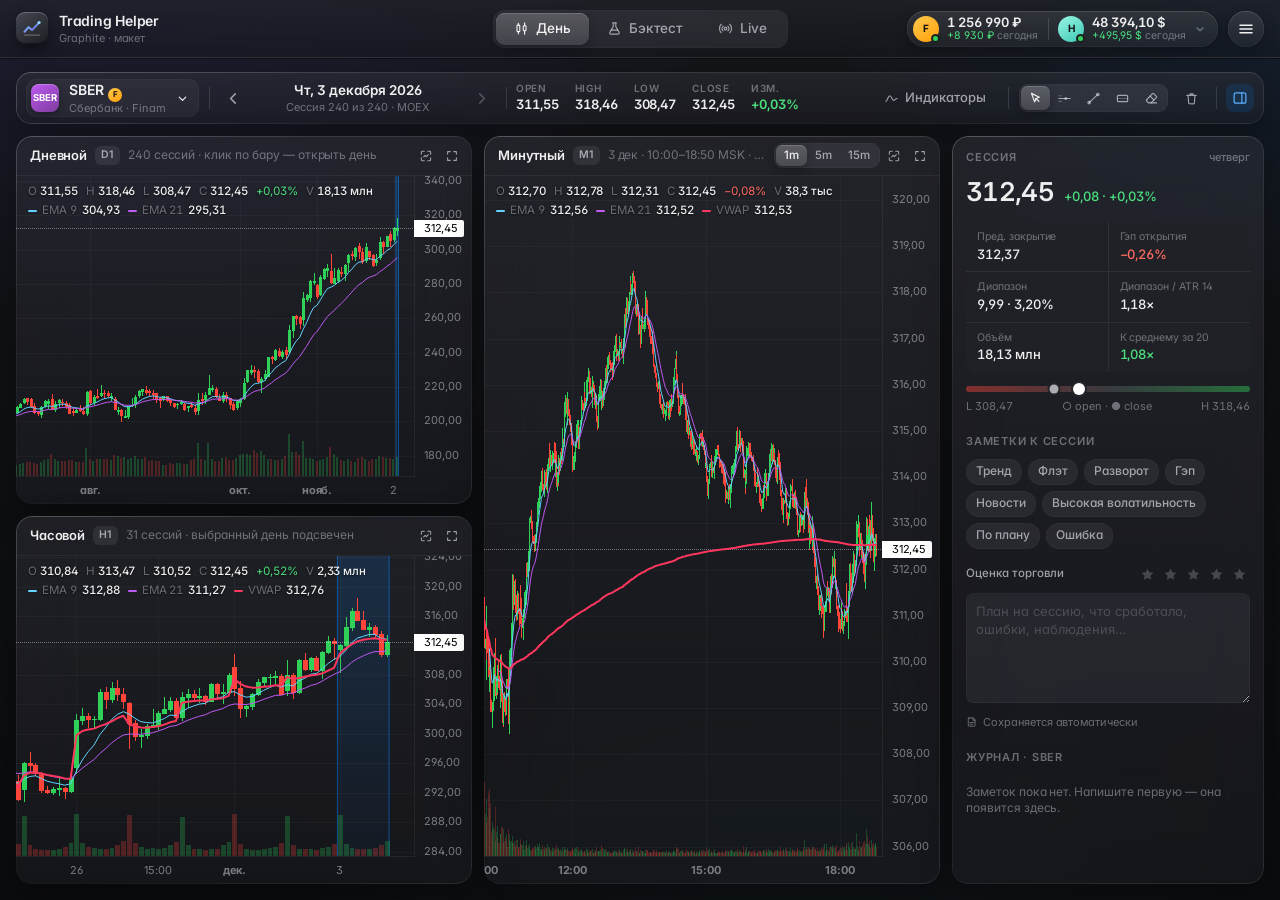
<file: index.html>
<!doctype html>
<html lang="ru">
<head>
  <meta charset="utf-8">
  <meta name="viewport" content="width=device-width, initial-scale=1">
  <title>Trading Helper · Graphite</title>
  <script>
    location.replace('./mockups/graphite-glass/index.html' + location.hash);
  </script>
</head>
<body>
  <p><a href="./mockups/graphite-glass/index.html">Открыть макет Graphite Glass</a></p>
</body>
</html>
</file>
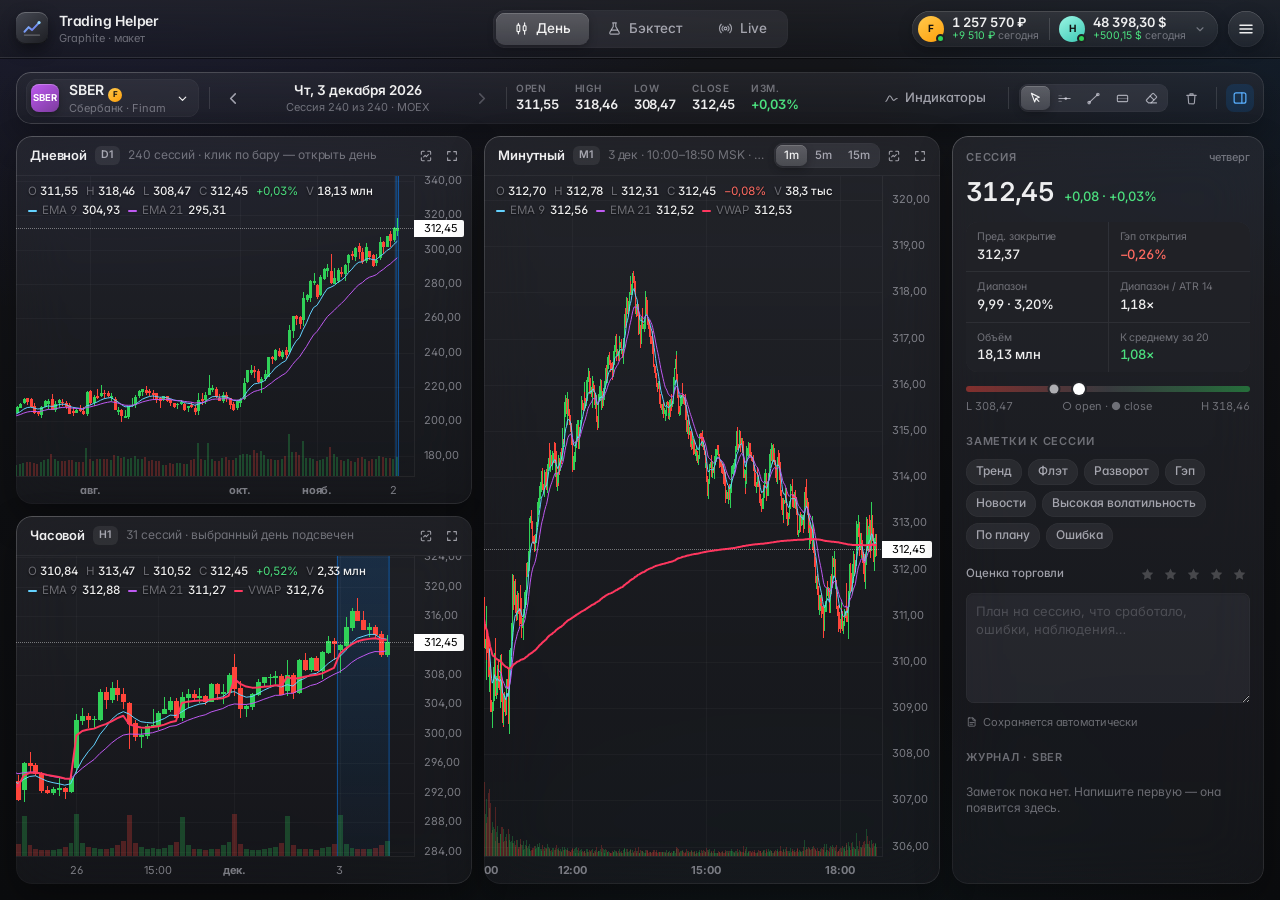
<file: mockups/graphite-glass/index.html>
<!doctype html>
<html lang="ru">
<head>
  <meta charset="utf-8">
  <meta name="viewport" content="width=device-width, initial-scale=1">
  <meta name="color-scheme" content="dark">
  <title>Trading Helper · Graphite</title>
  <link rel="preconnect" href="https://fonts.googleapis.com">
  <link rel="preconnect" href="https://fonts.gstatic.com" crossorigin>
  <link rel="stylesheet" href="https://fonts.googleapis.com/css2?family=Inter:wght@400;500;600;700&display=swap">
  <link rel="stylesheet" href="css/styles.css">
</head>
<body>
  <div class="app">
    <header class="topbar">
      <div class="brand">
        <div class="logo" id="brandLogo"></div>
        <div class="brand-text"><b>Trading Helper</b><span>Graphite · макет</span></div>
      </div>
      <nav id="modeSeg" aria-label="Режим"></nav>
      <div class="top-right">
        <div class="market-chip" id="marketChip"></div>
        <button class="account-pill" id="accountPill" title="Счёт и риск"></button>
        <button class="btn glass-btn" id="menuBtn" title="Меню и настройки"></button>
      </div>
    </header>
    <main class="views">
      <section class="view" id="view-day" data-view="day"></section>
      <section class="view" id="view-backtest" data-view="backtest"></section>
      <section class="view" id="view-live" data-view="live"></section>
    </main>
  </div>
  <div class="toasts" id="toasts"></div>

  <script src="vendor/lightweight-charts.standalone.production.js"></script>
  <script src="js/util.js"></script>
  <script src="js/data.js"></script>
  <script src="js/chart.js"></script>
  <script src="js/strategies.js"></script>
  <script src="js/bank.js"></script>
  <script src="js/settings.js"></script>
  <script src="js/live.js"></script>
  <script src="js/day.js"></script>
  <script src="js/backtest.js"></script>
  <script src="js/app.js"></script>
</body>
</html>
</file>
<file: mockups/graphite-glass/css/styles.css>
*,
*::before,
*::after { box-sizing: border-box; }

:root {
  color-scheme: dark;
  --bg: #0d0e11;
  --label: rgba(255, 255, 255, 0.93);
  --label-2: rgba(235, 235, 245, 0.64);
  --label-3: rgba(235, 235, 245, 0.40);
  --label-4: rgba(235, 235, 245, 0.20);
  --sep: rgba(255, 255, 255, 0.07);
  --sep-2: rgba(255, 255, 255, 0.12);
  --fill: rgba(120, 120, 128, 0.22);
  --fill-2: rgba(120, 120, 128, 0.15);
  --fill-3: rgba(118, 118, 128, 0.10);
  --blue: #0A84FF;
  --green: #30D158;
  --red: #FF453A;
  --orange: #FF9F0A;
  --yellow: #FFD60A;
  --purple: #BF5AF2;
  --teal: #64D2FF;
  --pink: #FF375F;
  --indigo: #5E5CE6;
  --mint: #66D4CF;
  --gray: #8E8E93;
  --green-t: #4CE07F;
  --red-t: #FF6B61;
  --blue-t: #5AB0FF;
  --r-xl: 20px;
  --r-lg: 16px;
  --r-md: 12px;
  --r-sm: 8px;
  --font: -apple-system, BlinkMacSystemFont, "SF Pro Text", "SF Pro Display", "Inter", "Segoe UI Variable", "Segoe UI", Roboto, "Helvetica Neue", Arial, sans-serif;
  --mono: "SF Mono", ui-monospace, "JetBrains Mono", Menlo, Consolas, monospace;
  --ease: cubic-bezier(.3, .7, .2, 1);
}

html, body { height: 100%; margin: 0; }

body {
  font: 13px/1.38 var(--font);
  color: var(--label);
  background: var(--bg);
  -webkit-font-smoothing: antialiased;
  -moz-osx-font-smoothing: grayscale;
  overflow: hidden;
  letter-spacing: -0.003em;
  font-feature-settings: "cv11", "ss01";
}

body::before {
  content: "";
  position: fixed;
  inset: 0;
  z-index: -1;
  background:
    radial-gradient(1100px 680px at 6% -12%, rgba(94, 92, 230, 0.15), transparent 62%),
    radial-gradient(900px 620px at 104% -6%, rgba(10, 132, 255, 0.10), transparent 58%),
    radial-gradient(900px 700px at 62% 122%, rgba(100, 210, 255, 0.06), transparent 62%),
    linear-gradient(180deg, #15161a 0%, #0e0f12 55%, #0b0c0e 100%);
}

button, input, select, textarea { font: inherit; color: inherit; }
button { cursor: pointer; }
a { color: var(--blue-t); text-decoration: none; }

::selection { background: rgba(10, 132, 255, 0.45); }

::-webkit-scrollbar { width: 11px; height: 11px; }
::-webkit-scrollbar-thumb { background: rgba(255, 255, 255, 0.13); border-radius: 10px; border: 3px solid transparent; background-clip: content-box; }
::-webkit-scrollbar-thumb:hover { background-color: rgba(255, 255, 255, 0.22); }
::-webkit-scrollbar-track, ::-webkit-scrollbar-corner { background: transparent; }

.ic { flex: none; display: inline-block; vertical-align: middle; }
.num, .tnum { font-variant-numeric: tabular-nums; }
.pos { color: var(--green-t); }
.neg { color: var(--red-t); }
.muted { color: var(--label-2); }
.faint { color: var(--label-3); }
.hidden { display: none !important; }
.grow { flex: 1; }
.nowrap { white-space: nowrap; }

/* ---------- glass ---------- */

.glass {
  position: relative;
  background: linear-gradient(180deg, rgba(50, 51, 58, 0.50), rgba(32, 33, 38, 0.46));
  -webkit-backdrop-filter: blur(28px) saturate(150%);
  backdrop-filter: blur(28px) saturate(150%);
  border-radius: var(--r-lg);
  box-shadow: 0 14px 36px rgba(0, 0, 0, 0.30), inset 0 1px 0 rgba(255, 255, 255, 0.055);
}

.glass::before,
.popover::before,
.sheet::before,
.topbar-glass::before {
  content: "";
  position: absolute;
  inset: 0;
  border-radius: inherit;
  padding: 1px;
  background: linear-gradient(150deg, rgba(255, 255, 255, 0.20), rgba(255, 255, 255, 0.05) 28%, rgba(255, 255, 255, 0.025) 64%, rgba(255, 255, 255, 0.10));
  -webkit-mask: linear-gradient(#000 0 0) content-box, linear-gradient(#000 0 0);
  -webkit-mask-composite: xor;
  mask-composite: exclude;
  pointer-events: none;
}

.card { padding: 14px 16px; }
.card-head { display: flex; align-items: center; gap: 10px; margin-bottom: 12px; min-height: 24px; }
.card-title { font-size: 14px; font-weight: 600; letter-spacing: -0.01em; }
.card-sub { color: var(--label-3); font-size: 12px; }

/* ---------- topbar ---------- */

.app { height: 100vh; display: flex; flex-direction: column; }

.topbar {
  height: 58px;
  flex: none;
  display: grid;
  grid-template-columns: 1fr auto 1fr;
  align-items: center;
  padding: 0 16px;
  gap: 16px;
  position: relative;
  z-index: 20;
  background: linear-gradient(180deg, rgba(34, 35, 40, 0.70), rgba(22, 23, 27, 0.55));
  -webkit-backdrop-filter: blur(30px) saturate(160%);
  backdrop-filter: blur(30px) saturate(160%);
  border-bottom: 0.5px solid rgba(255, 255, 255, 0.08);
  box-shadow: 0 1px 0 rgba(0, 0, 0, 0.45);
}

.brand { display: flex; align-items: center; gap: 11px; min-width: 0; }

.logo {
  width: 32px;
  height: 32px;
  border-radius: 9px;
  background: linear-gradient(145deg, #454852, #1c1d22);
  box-shadow: inset 0 1px 0 rgba(255, 255, 255, 0.22), inset 0 -1px 0 rgba(0, 0, 0, 0.45), 0 6px 16px rgba(0, 0, 0, 0.45);
  display: grid;
  place-items: center;
  flex: none;
}

.brand-text b { display: block; font-weight: 600; font-size: 14px; letter-spacing: -0.015em; }
.brand-text span { display: block; font-size: 11px; color: var(--label-3); margin-top: 1px; }

.top-right { justify-self: end; display: flex; align-items: center; gap: 10px; }

.market-chip {
  display: flex;
  align-items: center;
  gap: 7px;
  height: 30px;
  padding: 0 11px;
  border-radius: 999px;
  color: var(--label-2);
  font-size: 12px;
  background: rgba(255, 255, 255, 0.04);
  box-shadow: inset 0 0 0 0.5px rgba(255, 255, 255, 0.07);
  font-variant-numeric: tabular-nums;
  white-space: nowrap;
}

.account-pill {
  display: flex;
  align-items: center;
  gap: 10px;
  height: 36px;
  padding: 0 12px 0 6px;
  border: 0;
  border-radius: 999px;
  background: linear-gradient(180deg, rgba(255, 255, 255, 0.09), rgba(255, 255, 255, 0.045));
  box-shadow: inset 0 0.5px 0 rgba(255, 255, 255, 0.18), inset 0 0 0 0.5px rgba(255, 255, 255, 0.07), 0 4px 14px rgba(0, 0, 0, 0.25);
  transition: background .15s;
  white-space: nowrap;
}
.account-pill:hover { background: linear-gradient(180deg, rgba(255, 255, 255, 0.13), rgba(255, 255, 255, 0.065)); }
.account-pill .ex-ava { width: 26px; height: 26px; }
.acc-txt { text-align: left; line-height: 1.15; }
.acc-txt b { display: block; font-size: 13px; font-weight: 600; font-variant-numeric: tabular-nums; }
.acc-txt small { display: block; font-size: 10.5px; color: var(--label-3); }

.ex-ava {
  width: 22px;
  height: 22px;
  border-radius: 50%;
  display: grid;
  place-items: center;
  font-size: 10px;
  font-weight: 700;
  color: #111;
  flex: none;
  position: relative;
}
.ex-ava .st { position: absolute; right: -1px; bottom: -1px; width: 9px; height: 9px; border-radius: 50%; border: 2px solid #1f2025; background: var(--green); }
.ex-ava .st.off { background: var(--gray); }
.ex-ava.finam { background: linear-gradient(145deg, #FFC94D, #FF9F0A); }
.ex-ava.hyperliquid { background: linear-gradient(145deg, #9AF5E4, #3CC8B4); }
.ex-ava.xs { display: inline-grid; width: 14px; height: 14px; font-size: 8px; vertical-align: -2px; margin: 0 1px; }

.account-pill .acc-seg { display: flex; align-items: center; gap: 8px; }
.acc-div { width: 0.5px; height: 22px; background: rgba(255, 255, 255, 0.14); flex: none; }
.acc-chev { display: flex; margin-left: -2px; }

.market-chip .mk-seg { display: inline-flex; align-items: center; gap: 6px; }
.market-chip .mk-seg b { font-weight: 600; color: var(--label); }
.market-chip .mk-lbl { display: none; }
.market-chip .mk-time { color: var(--label-3); }
.mk-div { width: 0.5px; height: 14px; background: rgba(255, 255, 255, 0.14); margin: 0 3px; }
@media (min-width: 1880px) { .market-chip .mk-lbl { display: inline; } }

/* ---------- segmented ---------- */

.seg {
  position: relative;
  display: inline-flex;
  padding: 2px;
  border-radius: 9px;
  background: rgba(118, 118, 128, 0.20);
  box-shadow: inset 0 0 0 0.5px rgba(255, 255, 255, 0.05);
  flex: none;
}
.seg.seg-block { display: flex; width: 100%; }
.seg.seg-block button { flex: 1; }
.seg .thumb {
  position: absolute;
  top: 2px;
  bottom: 2px;
  border-radius: 7px;
  background: linear-gradient(180deg, rgba(255, 255, 255, 0.21), rgba(255, 255, 255, 0.12));
  box-shadow: 0 3px 8px rgba(0, 0, 0, 0.28), inset 0 0.5px 0 rgba(255, 255, 255, 0.30);
  transition: left .3s var(--ease), width .3s var(--ease), opacity .2s;
  pointer-events: none;
}
.seg button {
  position: relative;
  z-index: 1;
  border: 0;
  background: none;
  color: var(--label-2);
  font-weight: 500;
  font-size: 12.5px;
  height: 24px;
  padding: 0 11px;
  border-radius: 7px;
  display: inline-flex;
  align-items: center;
  justify-content: center;
  gap: 6px;
  transition: color .2s;
  white-space: nowrap;
}
.seg button:hover { color: var(--label); }
.seg button.on { color: var(--label); }
.seg button:disabled { opacity: .35; cursor: default; }
.seg.icons button { padding: 0 7px; }
.seg-lg { padding: 3px; border-radius: 12px; background: rgba(118, 118, 128, 0.17); }
.seg-lg .thumb { top: 3px; bottom: 3px; border-radius: 9px; }
.seg-lg button { height: 32px; padding: 0 18px; font-size: 13.5px; border-radius: 9px; gap: 7px; }
.seg-sm button { height: 21px; padding: 0 8px; font-size: 11.5px; }

/* ---------- buttons & controls ---------- */

.btn {
  height: 28px;
  padding: 0 12px;
  border-radius: 8px;
  border: 0;
  font-weight: 500;
  font-size: 13px;
  color: var(--label);
  background: var(--fill);
  display: inline-flex;
  align-items: center;
  justify-content: center;
  gap: 6px;
  white-space: nowrap;
  transition: background .15s, transform .1s, opacity .15s, box-shadow .15s;
  box-shadow: inset 0 0.5px 0 rgba(255, 255, 255, 0.10);
  flex: none;
}
.btn:hover { background: rgba(120, 120, 128, 0.32); }
.btn:active { transform: scale(.975); }
.btn:disabled { opacity: .4; cursor: default; transform: none; }
.btn.plain { background: transparent; box-shadow: none; color: var(--label-2); }
.btn.plain:hover { background: rgba(255, 255, 255, 0.07); color: var(--label); }
.btn.plain.on { color: var(--blue-t); background: rgba(10, 132, 255, 0.14); }
.btn.primary {
  background: linear-gradient(180deg, #2b95ff, #0A84FF 60%, #0a78e8);
  color: #fff;
  box-shadow: inset 0 1px 0 rgba(255, 255, 255, 0.28), 0 6px 18px rgba(10, 132, 255, 0.28);
}
.btn.primary:hover { background: linear-gradient(180deg, #3d9eff, #1a8cff 60%, #0d7ff0); }
.btn.danger { background: rgba(255, 69, 58, 0.15); color: var(--red-t); }
.btn.danger:hover { background: rgba(255, 69, 58, 0.24); }
.btn.danger-filled { background: linear-gradient(180deg, #ff5b51, #FF453A); color: #fff; box-shadow: inset 0 1px 0 rgba(255, 255, 255, .25), 0 6px 18px rgba(255, 69, 58, .25); }
.btn.green { background: rgba(48, 209, 88, 0.16); color: var(--green-t); }
.btn.green:hover { background: rgba(48, 209, 88, 0.25); }
.btn.tinted { background: rgba(10, 132, 255, 0.16); color: var(--blue-t); }
.btn.tinted:hover { background: rgba(10, 132, 255, 0.25); }
.btn.icon { width: 28px; padding: 0; }
.btn.sm { height: 24px; font-size: 12px; padding: 0 9px; border-radius: 7px; }
.btn.sm.icon { width: 24px; padding: 0; }
.btn.lg { height: 36px; font-size: 14px; border-radius: 10px; padding: 0 16px; }
.btn.block { width: 100%; }
.btn .kbd { margin-left: 4px; }

.glass-btn {
  background: linear-gradient(180deg, rgba(255, 255, 255, 0.10), rgba(255, 255, 255, 0.045));
  box-shadow: inset 0 0.5px 0 rgba(255, 255, 255, 0.2), inset 0 0 0 0.5px rgba(255, 255, 255, 0.07), 0 4px 14px rgba(0, 0, 0, 0.25);
  width: 36px;
  height: 36px;
  border-radius: 50%;
  padding: 0;
}
.glass-btn:hover { background: linear-gradient(180deg, rgba(255, 255, 255, 0.15), rgba(255, 255, 255, 0.07)); }
.glass-btn.on { background: rgba(10, 132, 255, .25); }

.kbd {
  display: inline-grid;
  place-items: center;
  min-width: 18px;
  height: 18px;
  padding: 0 5px;
  border-radius: 5px;
  font: 500 10.5px var(--font);
  color: var(--label-2);
  background: rgba(255, 255, 255, 0.07);
  box-shadow: inset 0 -1px 0 rgba(0, 0, 0, .3), inset 0 0 0 .5px rgba(255, 255, 255, .08);
}

.input, .select, .textarea {
  height: 30px;
  width: 100%;
  border-radius: 8px;
  border: 0;
  background: rgba(118, 118, 128, 0.15);
  box-shadow: inset 0 0 0 0.5px rgba(255, 255, 255, 0.08), inset 0 1px 2px rgba(0, 0, 0, 0.18);
  color: var(--label);
  padding: 0 10px;
  font-size: 13px;
  outline: none;
  transition: box-shadow .15s, background .15s;
  font-variant-numeric: tabular-nums;
}
.input:focus, .select:focus, .textarea:focus { box-shadow: 0 0 0 3.5px rgba(10, 132, 255, 0.42), inset 0 0 0 0.5px rgba(10, 132, 255, .9); background: rgba(118, 118, 128, 0.2); }
.input::placeholder, .textarea::placeholder { color: var(--label-4); }
.select {
  appearance: none;
  -webkit-appearance: none;
  padding-right: 28px;
  background-image: url("data:image/svg+xml,%3Csvg xmlns='http://www.w3.org/2000/svg' width='12' height='12' viewBox='0 0 24 24' fill='none' stroke='%23aeaeb2' stroke-width='2.4' stroke-linecap='round' stroke-linejoin='round'%3E%3Cpath d='M7 9.5l5-5 5 5M7 14.5l5 5 5-5'/%3E%3C/svg%3E");
  background-repeat: no-repeat;
  background-position: right 9px center;
}
.select option { background: #2a2b30; }
.textarea { height: auto; min-height: 110px; padding: 9px 10px; resize: vertical; line-height: 1.45; font-variant-numeric: normal; }
input[type="date"].input, input[type="time"].input { padding-right: 6px; }
input[type="date"]::-webkit-calendar-picker-indicator,
input[type="time"]::-webkit-calendar-picker-indicator { filter: invert(.8); opacity: .55; cursor: pointer; }
input[type="number"]::-webkit-inner-spin-button { opacity: .35; }

.field { display: flex; flex-direction: column; gap: 5px; min-width: 0; }
.field > label, .field-label { font-size: 11.5px; color: var(--label-2); font-weight: 500; }
.field .hint { font-size: 11px; color: var(--label-3); line-height: 1.35; }
.fields-2 { display: grid; grid-template-columns: 1fr 1fr; gap: 10px; }
.fields-3 { display: grid; grid-template-columns: repeat(3, 1fr); gap: 10px; }

.input-wrap { position: relative; }
.input-wrap .input { padding-right: 34px; }
.input-wrap .suffix { position: absolute; right: 10px; top: 50%; transform: translateY(-50%); color: var(--label-3); font-size: 12px; pointer-events: none; }
.input-wrap .eye { position: absolute; right: 3px; top: 3px; }

.switch { position: relative; display: inline-block; width: 40px; height: 24px; flex: none; }
.switch input { position: absolute; opacity: 0; width: 0; height: 0; }
.switch span { position: absolute; inset: 0; background: rgba(120, 120, 128, 0.34); border-radius: 999px; transition: background .2s; cursor: pointer; }
.switch span::after { content: ""; position: absolute; top: 2px; left: 2px; width: 20px; height: 20px; border-radius: 50%; background: #fff; box-shadow: 0 2px 5px rgba(0, 0, 0, 0.35); transition: transform .25s var(--ease); }
.switch input:checked + span { background: var(--green); }
.switch input:checked + span::after { transform: translateX(16px); }
.switch.sm { width: 34px; height: 20px; }
.switch.sm span::after { width: 16px; height: 16px; }
.switch.sm input:checked + span::after { transform: translateX(14px); }

.chips { display: flex; flex-wrap: wrap; gap: 6px; }
.chip {
  height: 26px;
  padding: 0 10px;
  border-radius: 999px;
  border: 0;
  background: rgba(120, 120, 128, 0.15);
  box-shadow: inset 0 0 0 0.5px rgba(255, 255, 255, 0.06);
  color: var(--label-2);
  font-size: 12px;
  font-weight: 500;
  display: inline-flex;
  align-items: center;
  gap: 6px;
  transition: background .15s, color .15s, box-shadow .15s;
  white-space: nowrap;
}
.chip:hover { color: var(--label); background: rgba(120, 120, 128, 0.24); }
.chip.on { background: rgba(10, 132, 255, 0.20); color: #a9d3ff; box-shadow: inset 0 0 0 0.5px rgba(10, 132, 255, 0.55); }
.chip .sw { width: 8px; height: 8px; border-radius: 50%; }
.chip.static { cursor: default; }
.chip.xs { height: 20px; padding: 0 7px; font-size: 11px; }

input[type="range"] { -webkit-appearance: none; appearance: none; width: 100%; height: 22px; background: transparent; }
input[type="range"]::-webkit-slider-runnable-track { height: 4px; border-radius: 4px; background: linear-gradient(90deg, var(--blue) var(--p, 50%), rgba(120, 120, 128, .32) var(--p, 50%)); }
input[type="range"]::-webkit-slider-thumb { -webkit-appearance: none; width: 20px; height: 20px; margin-top: -8px; border-radius: 50%; background: #fff; box-shadow: 0 2px 6px rgba(0, 0, 0, .4), 0 0 0 .5px rgba(0, 0, 0, .1); cursor: pointer; }
input[type="range"]::-moz-range-track { height: 4px; border-radius: 4px; background: rgba(120, 120, 128, .32); }
input[type="range"]::-moz-range-progress { height: 4px; border-radius: 4px; background: var(--blue); }
input[type="range"]::-moz-range-thumb { width: 20px; height: 20px; border: 0; border-radius: 50%; background: #fff; }

.check-chip { display: inline-flex; align-items: center; gap: 7px; height: 28px; padding: 0 10px; border-radius: 8px; color: var(--label-2); cursor: pointer; user-select: none; font-size: 12.5px; }
.check-chip:hover { background: rgba(255, 255, 255, .05); color: var(--label); }
.check-chip input { display: none; }
.check-chip .box { width: 16px; height: 16px; border-radius: 5px; box-shadow: inset 0 0 0 1px rgba(255, 255, 255, .25); display: grid; place-items: center; transition: background .15s; }
.check-chip .box svg { opacity: 0; }
.check-chip input:checked + .box { background: var(--blue); box-shadow: none; }
.check-chip input:checked + .box svg { opacity: 1; }

/* ---------- badges ---------- */

.badge { display: inline-flex; align-items: center; gap: 4px; height: 20px; padding: 0 7px; border-radius: 6px; font-size: 11px; font-weight: 600; letter-spacing: .02em; white-space: nowrap; }
.badge.long { color: var(--green-t); background: rgba(48, 209, 88, 0.14); }
.badge.short { color: var(--red-t); background: rgba(255, 69, 58, 0.14); }
.badge.gray { color: var(--label-2); background: rgba(255, 255, 255, 0.08); }
.badge.blue { color: var(--blue-t); background: rgba(10, 132, 255, 0.16); }
.badge.orange { color: #ffb84d; background: rgba(255, 159, 10, 0.15); }
.badge.purple { color: #d79bff; background: rgba(191, 90, 242, 0.16); }

.dot { width: 7px; height: 7px; border-radius: 50%; background: var(--green); flex: none; display: inline-block; }
.dot.pulse { animation: pulse 2s infinite; }
.dot.orange { background: var(--orange); }
.dot.red { background: var(--red); }
.dot.gray { background: var(--gray); }
.dot.blue { background: var(--blue); }
@keyframes pulse {
  0% { box-shadow: 0 0 0 0 rgba(48, 209, 88, .55); }
  70% { box-shadow: 0 0 0 7px rgba(48, 209, 88, 0); }
  100% { box-shadow: 0 0 0 0 rgba(48, 209, 88, 0); }
}

/* ---------- views ---------- */

.views { flex: 1; min-height: 0; position: relative; }
.view { position: absolute; inset: 0; display: none; padding: 14px 16px 16px; flex-direction: column; min-height: 0; }
.view.active { display: flex; animation: viewIn .32s var(--ease); }
@keyframes viewIn { from { opacity: 0; transform: translateY(5px); } to { opacity: 1; transform: none; } }

.toolbar { display: flex; align-items: center; gap: 10px; padding: 7px 10px; border-radius: 15px; flex: none; min-width: 0; }
.tb-sep { width: 0.5px; height: 22px; background: rgba(255, 255, 255, 0.12); flex: none; }
.tb-group { display: flex; align-items: center; gap: 4px; flex: none; }

.inst-btn {
  display: flex;
  align-items: center;
  gap: 10px;
  padding: 0 10px 0 5px;
  height: 38px;
  border-radius: 11px;
  border: 0;
  background: rgba(255, 255, 255, 0.045);
  box-shadow: inset 0 0 0 .5px rgba(255, 255, 255, .06);
  text-align: left;
  transition: background .15s;
  flex: none;
}
.inst-btn:hover { background: rgba(255, 255, 255, 0.08); }
.inst-btn b { display: block; font-size: 14px; font-weight: 600; letter-spacing: -.01em; }
.inst-btn small { display: block; font-size: 11px; color: var(--label-3); margin-top: -1px; }
.inst-ava {
  width: 28px;
  height: 28px;
  border-radius: 8px;
  display: grid;
  place-items: center;
  font-weight: 700;
  font-size: 9.5px;
  letter-spacing: -.02em;
  color: #fff;
  flex: none;
  box-shadow: inset 0 1px 0 rgba(255, 255, 255, .25), 0 2px 6px rgba(0, 0, 0, .3);
}

.sess-nav { display: flex; align-items: center; gap: 3px; flex: none; }
.sess-date {
  min-width: 214px;
  height: 38px;
  border-radius: 11px;
  border: 0;
  background: transparent;
  padding: 0 12px;
  display: flex;
  flex-direction: column;
  align-items: center;
  justify-content: center;
  transition: background .15s;
}
.sess-date:hover { background: rgba(255, 255, 255, 0.06); }
.sess-date b { font-size: 13.5px; font-weight: 600; }
.sess-date small { font-size: 11px; color: var(--label-3); }

.quote-sum { display: flex; gap: 16px; font-variant-numeric: tabular-nums; min-width: 0; overflow: hidden; }
.qs { white-space: nowrap; }
.qs small { display: block; color: var(--label-3); font-size: 10px; text-transform: uppercase; letter-spacing: .06em; font-weight: 600; }
.qs b { font-weight: 600; font-size: 13px; }

/* ---------- day ---------- */

.day-body { flex: 1; min-height: 0; display: flex; margin-top: 12px; }

.tri {
  flex: 1;
  min-width: 0;
  display: grid;
  grid-template-columns: minmax(0, 1fr) minmax(0, 1fr);
  grid-template-rows: minmax(0, 1fr) minmax(0, 1fr);
  gap: 12px;
}
.pane { display: flex; flex-direction: column; min-height: 0; min-width: 0; overflow: hidden; }
.pane-d { grid-column: 1; grid-row: 1; }
.pane-h { grid-column: 1; grid-row: 2; }
.pane-m { grid-column: 2; grid-row: 1 / span 2; }
.tri.max-d .pane:not(.pane-d), .tri.max-h .pane:not(.pane-h), .tri.max-m .pane:not(.pane-m) { display: none; }
.tri.max-d .pane-d, .tri.max-h .pane-h, .tri.max-m .pane-m { grid-column: 1 / -1; grid-row: 1 / -1; }

.pane-head { height: 40px; flex: none; display: flex; align-items: center; gap: 8px; padding: 0 8px 0 14px; border-bottom: 0.5px solid rgba(255, 255, 255, 0.05); user-select: none; }
.pane-title { font-weight: 600; font-size: 13px; letter-spacing: -.01em; white-space: nowrap; }
.tf-badge { font-weight: 600; font-size: 10.5px; color: var(--label-2); background: rgba(255, 255, 255, 0.075); padding: 2px 6px; border-radius: 6px; letter-spacing: .03em; }
.pane-sub { color: var(--label-3); font-size: 12px; white-space: nowrap; overflow: hidden; text-overflow: ellipsis; min-width: 0; }
.pane-actions { margin-left: auto; display: flex; gap: 2px; align-items: center; flex: none; }
.pane-body { position: relative; flex: 1; min-height: 0; }

.tchart { position: absolute; inset: 0; overflow: hidden; border-radius: 0 0 var(--r-lg) var(--r-lg); }
.tc-host { position: absolute; inset: 0; z-index: 1; }
.tc-bg, .tc-fg { position: absolute; left: 0; top: 0; pointer-events: none; }
.tc-bg { z-index: 0; }
.tc-fg { z-index: 2; }
.tchart.drawing .tc-host { cursor: crosshair; }

.legend {
  position: absolute;
  left: 12px;
  top: 8px;
  z-index: 3;
  pointer-events: none;
  font-size: 11.5px;
  display: flex;
  flex-wrap: wrap;
  gap: 3px 12px;
  max-width: calc(100% - 96px);
  font-variant-numeric: tabular-nums;
  color: var(--label-3);
  text-shadow: 0 1px 2px rgba(0, 0, 0, .6);
}
.legend b { color: var(--label); font-weight: 500; }
.legend .lg-row { display: flex; gap: 8px; white-space: nowrap; }
.legend .lg-ind { display: inline-flex; align-items: center; gap: 5px; white-space: nowrap; }
.legend .lg-ind i { display: inline-block; width: 9px; height: 2px; border-radius: 1px; }

.inspector { width: 312px; flex: none; display: flex; flex-direction: column; overflow: hidden; margin-left: 12px; transition: width .32s var(--ease), margin .32s var(--ease), opacity .25s; }
.inspector.closed { width: 0; margin-left: 0; opacity: 0; pointer-events: none; }
.insp-scroll { overflow: auto; flex: 1; padding: 14px 14px 18px; width: 312px; }
.insp-sec + .insp-sec { margin-top: 20px; }
.sec-title { font-size: 11px; font-weight: 600; color: var(--label-3); text-transform: uppercase; letter-spacing: .07em; margin-bottom: 9px; display: flex; align-items: center; justify-content: space-between; gap: 8px; }
.sec-title .r { text-transform: none; letter-spacing: 0; font-weight: 500; }

.big-price { display: flex; align-items: baseline; gap: 10px; }
.big-price b { font-size: 26px; font-weight: 600; letter-spacing: -.025em; font-variant-numeric: tabular-nums; }
.big-price span { font-size: 13px; font-weight: 500; font-variant-numeric: tabular-nums; }

.stat-grid { display: grid; grid-template-columns: 1fr 1fr; gap: 1px; background: var(--sep); border-radius: 12px; overflow: hidden; margin-top: 12px; }
.stat-grid > div { background: rgba(32, 33, 38, 0.96); padding: 8px 11px; }
.stat-grid small { display: block; font-size: 10.5px; color: var(--label-3); }
.stat-grid b { display: block; font-size: 13px; font-weight: 500; font-variant-numeric: tabular-nums; margin-top: 1px; white-space: nowrap; overflow: hidden; text-overflow: ellipsis; }

.range-bar { margin-top: 14px; }
.range-bar .track { position: relative; height: 6px; border-radius: 6px; background: linear-gradient(90deg, rgba(255, 69, 58, .45), rgba(255, 255, 255, .12) 50%, rgba(48, 209, 88, .45)); }
.range-bar .mk { position: absolute; top: 50%; width: 12px; height: 12px; border-radius: 50%; transform: translate(-50%, -50%); box-shadow: 0 0 0 2px #24252a; }
.range-bar .mk.o { background: #aeaeb2; width: 9px; height: 9px; }
.range-bar .mk.c { background: #fff; }
.range-bar .lbl { display: flex; justify-content: space-between; font-size: 11px; color: var(--label-3); margin-top: 7px; font-variant-numeric: tabular-nums; }

.stars { display: flex; gap: 2px; }
.stars button { border: 0; background: none; padding: 2px; color: rgba(255, 255, 255, .2); transition: color .15s, transform .15s; }
.stars button.on { color: var(--yellow); }
.stars button:hover { transform: scale(1.15); }

.note-status { font-size: 11px; color: var(--label-3); display: flex; align-items: center; gap: 5px; margin-top: 7px; }
.note-list { display: flex; flex-direction: column; gap: 6px; }
.note-item { padding: 9px 11px; border-radius: 11px; background: rgba(255, 255, 255, 0.04); cursor: pointer; transition: background .15s; border: 0; text-align: left; width: 100%; }
.note-item:hover { background: rgba(255, 255, 255, 0.075); }
.note-item.cur { box-shadow: inset 0 0 0 1px rgba(10, 132, 255, .5); }
.note-item .top { display: flex; justify-content: space-between; align-items: center; font-size: 12px; font-weight: 600; }
.note-item .txt { font-size: 12px; color: var(--label-2); margin-top: 3px; display: -webkit-box; -webkit-line-clamp: 2; -webkit-box-orient: vertical; overflow: hidden; }
.empty-note { font-size: 12px; color: var(--label-3); padding: 10px 0; }

/* ---------- popovers / menus ---------- */

.popover {
  position: fixed;
  z-index: 100;
  min-width: 200px;
  background: rgba(44, 45, 52, 0.76);
  -webkit-backdrop-filter: blur(40px) saturate(180%);
  backdrop-filter: blur(40px) saturate(180%);
  border-radius: 14px;
  box-shadow: 0 26px 70px rgba(0, 0, 0, 0.55), 0 0 0 0.5px rgba(0, 0, 0, .6);
  padding: 6px;
  opacity: 0;
  transform: scale(.97) translateY(-4px);
  transform-origin: top center;
  transition: opacity .16s, transform .22s var(--ease);
}
.popover.in { opacity: 1; transform: none; }
.popover.out { opacity: 0; transform: scale(.98); }
.menu-head { padding: 10px 10px 12px; display: flex; gap: 10px; align-items: center; }
.menu-heads .menu-head + .menu-head { padding-top: 0; }
.menu-head b { display: block; font-size: 13px; }
.menu-head small { display: block; font-size: 11.5px; color: var(--label-3); }
.menu-item { display: flex; align-items: center; gap: 10px; padding: 6px 8px; border-radius: 8px; cursor: pointer; color: var(--label); border: 0; background: none; width: 100%; text-align: left; font-size: 13px; }
.menu-item:hover { background: rgba(255, 255, 255, 0.09); }
.menu-item .r { margin-left: auto; color: var(--label-3); font-size: 12px; display: flex; gap: 3px; }
.menu-item.danger { color: var(--red-t); }
.menu-ico { width: 24px; height: 24px; border-radius: 7px; display: grid; place-items: center; color: #fff; flex: none; box-shadow: inset 0 0.5px 0 rgba(255, 255, 255, .35); }
.menu-sep { height: 0.5px; background: var(--sep-2); margin: 5px 8px; }
.menu-label { padding: 6px 10px 4px; font-size: 11px; color: var(--label-3); font-weight: 600; text-transform: uppercase; letter-spacing: .06em; }

.ind-list { width: 270px; padding: 4px; }
.ind-row { display: flex; align-items: center; gap: 10px; padding: 7px 8px; border-radius: 8px; }
.ind-row:hover { background: rgba(255, 255, 255, .05); }
.ind-row .sw { width: 14px; height: 3px; border-radius: 2px; }
.ind-row .t { flex: 1; }
.ind-row .t small { display: block; color: var(--label-3); font-size: 11px; }

.inst-list { width: 330px; }
.inst-rows { max-height: min(460px, calc(100vh - 160px)); overflow: auto; }
.menu-label.ex-label { display: flex; align-items: center; gap: 6px; padding-top: 10px; }
.menu-label.ex-label:first-child { padding-top: 4px; }
.inst-search { padding: 4px 4px 8px; }
.inst-row { display: flex; align-items: center; gap: 10px; padding: 7px 8px; border-radius: 9px; cursor: pointer; }
.inst-row:hover { background: rgba(255, 255, 255, 0.08); }
.inst-row.cur { background: rgba(10, 132, 255, 0.18); }
.inst-row .t { flex: 1; min-width: 0; }
.inst-row .t b { font-weight: 600; }
.inst-row .t small { display: block; color: var(--label-3); font-size: 11.5px; }
.inst-row .p { text-align: right; font-variant-numeric: tabular-nums; }
.inst-row .p small { display: block; font-size: 11px; }

.cal { width: 292px; padding: 8px; }
.cal-head { display: flex; align-items: center; justify-content: space-between; padding: 2px 2px 8px; }
.cal-head b { font-size: 13.5px; text-transform: capitalize; }
.cal-grid { display: grid; grid-template-columns: repeat(7, 1fr); gap: 3px; }
.cal-dow { font-size: 10.5px; color: var(--label-3); text-align: center; padding: 3px 0; font-weight: 600; }
.cal-d { height: 34px; border-radius: 9px; border: 0; background: none; font-size: 12.5px; font-variant-numeric: tabular-nums; position: relative; color: var(--label); }
.cal-d.na { color: var(--label-4); cursor: default; }
.cal-d.up { background: rgba(48, 209, 88, var(--a, .1)); }
.cal-d.dn { background: rgba(255, 69, 58, var(--a, .1)); }
.cal-d:not(.na):hover { box-shadow: inset 0 0 0 1px rgba(255, 255, 255, .3); }
.cal-d.sel { background: var(--blue) !important; color: #fff; font-weight: 600; }
.cal-d .nd { position: absolute; left: 50%; bottom: 3px; width: 4px; height: 4px; border-radius: 50%; background: var(--orange); transform: translateX(-50%); }
.cal-foot { display: flex; gap: 12px; justify-content: center; font-size: 11px; color: var(--label-3); padding: 8px 0 2px; }
.cal-foot i { display: inline-block; width: 8px; height: 8px; border-radius: 3px; margin-right: 4px; vertical-align: -1px; }

/* ---------- modal / alerts / toasts ---------- */

.backdrop { position: fixed; inset: 0; z-index: 90; background: rgba(0, 0, 0, 0.38); -webkit-backdrop-filter: blur(5px); backdrop-filter: blur(5px); display: grid; place-items: center; opacity: 0; transition: opacity .2s; }
.backdrop.in { opacity: 1; }
.sheet {
  position: relative;
  background: rgba(36, 37, 43, 0.84);
  -webkit-backdrop-filter: blur(50px) saturate(170%);
  backdrop-filter: blur(50px) saturate(170%);
  border-radius: 22px;
  box-shadow: 0 40px 110px rgba(0, 0, 0, 0.62), 0 0 0 0.5px rgba(0, 0, 0, .7);
  transform: scale(.955) translateY(8px);
  transition: transform .3s var(--ease);
  overflow: hidden;
}
.backdrop.in .sheet { transform: none; }

.alert { width: 300px; text-align: center; padding: 22px 18px 16px; border-radius: 18px; }
.alert .a-ico { width: 46px; height: 46px; margin: 0 auto 12px; border-radius: 13px; display: grid; place-items: center; }
.alert h3 { margin: 0 0 6px; font-size: 15px; font-weight: 600; letter-spacing: -.01em; }
.alert p { margin: 0; color: var(--label-2); font-size: 12.5px; line-height: 1.45; }
.alert .a-extra { margin-top: 12px; text-align: left; }
.alert .a-btns { display: grid; grid-template-columns: 1fr 1fr; gap: 8px; margin-top: 18px; }
.alert .a-btns .btn { height: 32px; }

.toasts { position: fixed; left: 50%; bottom: 22px; transform: translateX(-50%); z-index: 200; display: flex; flex-direction: column; gap: 8px; align-items: center; pointer-events: none; }
.toast {
  position: relative;
  display: flex;
  align-items: center;
  gap: 10px;
  padding: 10px 16px 10px 12px;
  border-radius: 999px;
  background: rgba(48, 49, 56, 0.82);
  -webkit-backdrop-filter: blur(30px) saturate(170%);
  backdrop-filter: blur(30px) saturate(170%);
  box-shadow: 0 16px 40px rgba(0, 0, 0, 0.5), 0 0 0 0.5px rgba(255, 255, 255, .12), inset 0 1px 0 rgba(255, 255, 255, .08);
  font-weight: 500;
  animation: toastIn .35s var(--ease);
  white-space: nowrap;
}
.toast small { color: var(--label-2); font-weight: 400; margin-left: 4px; }
.toast .t-ico { width: 22px; height: 22px; border-radius: 50%; display: grid; place-items: center; color: #fff; }
.toast.out { animation: toastOut .25s ease forwards; }
@keyframes toastIn { from { opacity: 0; transform: translateY(14px) scale(.96); } to { opacity: 1; transform: none; } }
@keyframes toastOut { to { opacity: 0; transform: translateY(8px) scale(.97); } }

/* ---------- settings ---------- */

.settings { width: min(940px, calc(100vw - 48px)); height: min(660px, calc(100vh - 60px)); display: flex; }
.set-side { width: 232px; flex: none; padding: 14px 10px; background: rgba(255, 255, 255, 0.025); border-right: 0.5px solid var(--sep); display: flex; flex-direction: column; gap: 2px; }
.set-side .acc { display: flex; flex-direction: column; gap: 8px; padding: 8px 10px 14px; }
.set-side .acc-line { display: flex; gap: 10px; align-items: center; }
.set-side .acc b { display: block; font-size: 13px; }
.set-side .acc small { display: block; font-size: 11.5px; color: var(--label-3); }
.set-nav { display: flex; align-items: center; gap: 10px; padding: 6px 8px; border-radius: 8px; border: 0; background: none; text-align: left; color: var(--label); font-size: 13px; width: 100%; }
.set-nav:hover { background: rgba(255, 255, 255, 0.06); }
.set-nav.on { background: rgba(10, 132, 255, 0.85); }
.set-nav.on .menu-ico { box-shadow: inset 0 0 0 .5px rgba(255, 255, 255, .4); }
.set-side .foot { margin-top: auto; font-size: 11px; color: var(--label-3); padding: 8px 10px 0; line-height: 1.4; }
.set-main { flex: 1; display: flex; flex-direction: column; min-width: 0; }
.set-head { height: 54px; flex: none; display: flex; align-items: center; padding: 0 14px 0 24px; border-bottom: 0.5px solid var(--sep); gap: 10px; }
.set-head h2 { font-size: 16px; font-weight: 600; margin: 0; letter-spacing: -.015em; }
.set-body { flex: 1; overflow: auto; padding: 18px 24px 28px; }
.set-desc { color: var(--label-2); font-size: 12.5px; margin: 0 0 16px; line-height: 1.5; }

.group { background: rgba(255, 255, 255, 0.04); border-radius: 12px; box-shadow: inset 0 0 0 0.5px rgba(255, 255, 255, .06); overflow: hidden; }
.g-title { font-size: 12px; font-weight: 600; color: var(--label-2); margin: 20px 4px 7px; display: flex; align-items: center; justify-content: space-between; }
.g-title:first-child { margin-top: 0; }
.g-note { font-size: 11.5px; color: var(--label-3); margin: 7px 4px 0; line-height: 1.45; }
.row { display: flex; align-items: center; gap: 12px; padding: 9px 14px; min-height: 46px; }
.row + .row { border-top: 0.5px solid var(--sep); }
.row .t { flex: 1; min-width: 0; }
.row .t b { font-weight: 500; display: block; }
.row .t small { display: block; color: var(--label-3); font-size: 11.5px; margin-top: 1px; }
.row .v { color: var(--label-2); font-variant-numeric: tabular-nums; }
.row .ctl { flex: none; display: flex; align-items: center; gap: 8px; }
.row .ctl > .input, .row .ctl > .select { width: 220px; }
.row .ctl .input-wrap .input { width: 100%; }
.row.col { flex-direction: column; align-items: stretch; }

.ex-cards { display: grid; grid-template-columns: 1fr 1fr; gap: 12px; }
.ex-card {
  position: relative;
  padding: 14px;
  border-radius: 14px;
  border: 0;
  text-align: left;
  background: rgba(255, 255, 255, 0.04);
  box-shadow: inset 0 0 0 0.5px rgba(255, 255, 255, .07);
  display: flex;
  gap: 12px;
  align-items: center;
  transition: box-shadow .2s, background .2s;
}
.ex-card:hover { background: rgba(255, 255, 255, 0.06); }
.ex-card.on { background: rgba(10, 132, 255, 0.10); box-shadow: inset 0 0 0 1.5px var(--blue); }
.ex-card .ex-ava { width: 38px; height: 38px; font-size: 14px; }
.ex-card b { display: block; font-size: 14px; }
.ex-card small { display: block; color: var(--label-3); font-size: 11.5px; }
.ex-card .radio { margin-left: auto; width: 20px; height: 20px; border-radius: 50%; box-shadow: inset 0 0 0 1.5px rgba(255, 255, 255, .25); display: grid; place-items: center; }
.ex-card.on .radio { background: var(--blue); box-shadow: none; }
.ex-card.on .radio::after { content: ""; width: 8px; height: 8px; border-radius: 50%; background: #fff; }
.ex-card-go { margin-left: auto; color: var(--label-3); display: flex; }
.ex-sec { margin-top: 22px; }
.ex-title { display: inline-flex; align-items: center; gap: 8px; color: var(--label); font-size: 13px; }
.ex-g-title { margin-top: 26px; }
.ex-actions { display: flex; gap: 8px; justify-content: flex-end; margin-top: 12px; }
.row .ctl.chips { flex: 0 1 auto; justify-content: flex-end; max-width: 60%; }

.conn-status { display: inline-flex; align-items: center; gap: 7px; font-size: 12px; color: var(--label-2); }
.perm { display: flex; gap: 14px; flex-wrap: wrap; font-size: 12px; color: var(--label-2); }
.perm span { display: inline-flex; gap: 5px; align-items: center; }

.risk-big { display: flex; align-items: baseline; gap: 8px; }
.risk-big b { font-size: 28px; font-weight: 600; letter-spacing: -.03em; font-variant-numeric: tabular-nums; }

.acc-grid { display: grid; grid-template-columns: repeat(4, 1fr); gap: 1px; background: var(--sep); }
.acc-grid > div { background: rgba(40, 41, 47, .96); padding: 12px 14px; }
.acc-grid small { display: block; color: var(--label-3); font-size: 11px; }
.acc-grid b { display: block; font-size: 17px; font-weight: 600; letter-spacing: -.02em; margin-top: 2px; font-variant-numeric: tabular-nums; }

.job { padding: 12px 14px; }
.job + .job { border-top: 0.5px solid var(--sep); }
.job-top { display: flex; align-items: center; gap: 12px; }
.job-ico { width: 34px; height: 34px; border-radius: 10px; display: grid; place-items: center; background: rgba(255, 159, 10, .16); color: var(--orange); flex: none; }
.job-top .t { flex: 1; min-width: 0; }
.job-top .t b { font-weight: 600; display: block; }
.job-top .t small { display: block; color: var(--label-3); font-size: 11.5px; white-space: nowrap; overflow: hidden; text-overflow: ellipsis; }
.job-meta { display: flex; gap: 18px; margin: 9px 0 0 46px; font-size: 11.5px; color: var(--label-2); flex-wrap: wrap; }
.job-meta span { display: inline-flex; align-items: center; gap: 5px; }
.job.off .job-ico { background: rgba(255, 255, 255, .06); color: var(--label-3); }
.job.off .t b { color: var(--label-2); }
.job-progress { margin: 10px 0 0 46px; }

.progress { height: 5px; border-radius: 5px; background: rgba(255, 255, 255, .08); overflow: hidden; }
.progress > i { display: block; height: 100%; width: 0; border-radius: 5px; background: linear-gradient(90deg, #0A84FF, #64D2FF); transition: width .25s ease; }

.job-form { padding: 16px; display: flex; flex-direction: column; gap: 14px; }
.job-form .actions { display: flex; justify-content: flex-end; gap: 8px; }

.kb-grid { display: grid; grid-template-columns: 1fr auto; gap: 9px 18px; font-size: 13px; text-align: left; }
.kb-grid span:nth-child(even) { display: flex; gap: 4px; justify-content: flex-end; }

/* ---------- backtest ---------- */

.bt { flex: 1; min-height: 0; display: flex; gap: 12px; }
.bt-side { width: 330px; flex: none; display: flex; flex-direction: column; overflow: hidden; transition: width .32s var(--ease), margin .32s var(--ease), opacity .25s; }
.bt.side-closed .bt-side { width: 0; opacity: 0; margin-right: -12px; pointer-events: none; }
.side-head { height: 48px; flex: none; display: flex; align-items: center; padding: 0 8px 0 16px; border-bottom: 0.5px solid var(--sep); width: 330px; }
.side-title { font-size: 14px; font-weight: 600; flex: 1; }
.side-scroll { flex: 1; overflow: auto; padding: 14px 16px; width: 330px; }
.side-foot { padding: 12px 16px 14px; border-top: 0.5px solid var(--sep); width: 330px; }
.side-sec + .side-sec { margin-top: 20px; }
.form-stack { display: flex; flex-direction: column; gap: 12px; }
.strat-desc { font-size: 11.5px; color: var(--label-3); line-height: 1.45; margin-top: 2px; }
.params-box { padding: 12px; border-radius: 12px; background: rgba(255, 255, 255, 0.035); box-shadow: inset 0 0 0 .5px rgba(255, 255, 255, .05); }

.run-list { display: flex; flex-direction: column; gap: 6px; }
.run-item { display: flex; gap: 10px; align-items: center; padding: 9px 10px; border-radius: 11px; background: rgba(255, 255, 255, 0.035); border: 0; text-align: left; width: 100%; transition: background .15s; }
.run-item:hover { background: rgba(255, 255, 255, 0.07); }
.run-item.cur { box-shadow: inset 0 0 0 1px rgba(10, 132, 255, .55); background: rgba(10, 132, 255, .08); }
.run-item .t { flex: 1; min-width: 0; }
.run-item .t b { display: block; font-size: 12.5px; font-weight: 600; white-space: nowrap; overflow: hidden; text-overflow: ellipsis; }
.run-item .t small { display: block; font-size: 11px; color: var(--label-3); white-space: nowrap; overflow: hidden; text-overflow: ellipsis; }
.run-item .r { text-align: right; font-variant-numeric: tabular-nums; font-size: 12.5px; font-weight: 600; }
.run-item .r small { display: block; font-weight: 400; font-size: 11px; color: var(--label-3); }
.run-del { opacity: 0; }
.run-item:hover .run-del { opacity: 1; }

.bt-main { flex: 1; min-width: 0; display: flex; flex-direction: column; min-height: 0; }
.bt-bar { height: 40px; flex: none; display: flex; align-items: center; gap: 8px; margin-bottom: 10px; }
.crumbs { display: flex; align-items: center; gap: 4px; min-width: 0; font-size: 13px; }
.crumbs button { border: 0; background: none; color: var(--label-2); padding: 4px 8px; border-radius: 7px; white-space: nowrap; font-weight: 500; }
.crumbs button:hover { background: rgba(255, 255, 255, 0.06); color: var(--label); }
.crumbs button.cur { color: var(--label); font-weight: 600; cursor: default; background: none; }
.crumbs .sep { color: var(--label-4); }
.bt-bar-actions { margin-left: auto; display: flex; gap: 8px; }
.bt-content { flex: 1; min-height: 0; overflow: auto; padding-right: 2px; position: relative; }
.bt-content.fill { overflow: hidden; display: flex; flex-direction: column; }

.page { display: flex; flex-direction: column; gap: 12px; padding-bottom: 8px; }
.page-head { display: flex; align-items: flex-end; gap: 16px; padding: 2px 2px 4px; }
.page-head h1 { margin: 0; font-size: 22px; font-weight: 700; letter-spacing: -.025em; display: flex; align-items: center; gap: 10px; }
.page-head .sub { color: var(--label-2); font-size: 12.5px; margin-top: 4px; display: flex; gap: 8px; align-items: center; flex-wrap: wrap; }
.page-head .act { margin-left: auto; display: flex; gap: 8px; }

.kpis { display: grid; grid-template-columns: repeat(8, minmax(0, 1fr)); gap: 12px; }
.kpis .kpi .v { font-size: 19px; }
@media (max-width: 1500px) { .kpis { grid-template-columns: repeat(4, minmax(0, 1fr)); } .kpis .kpi .v { font-size: 21px; } }
.kpi { padding: 13px 15px 12px; border-radius: 15px; }
.kpi small { color: var(--label-3); font-size: 11.5px; font-weight: 500; display: flex; align-items: center; gap: 5px; }
.kpi .v { font-size: 21px; font-weight: 600; letter-spacing: -.025em; margin-top: 5px; font-variant-numeric: tabular-nums; white-space: nowrap; }
.kpi .s { font-size: 11.5px; color: var(--label-3); margin-top: 2px; font-variant-numeric: tabular-nums; white-space: nowrap; }

.grid-main { display: grid; grid-template-columns: minmax(0, 1fr) 340px; gap: 12px; }
.grid-2 { display: grid; grid-template-columns: 1fr 1fr; gap: 12px; }
.col { display: flex; flex-direction: column; gap: 12px; min-width: 0; }

.chart-box { position: relative; height: 300px; }
.chart-box.tall { height: 340px; }
.legend-inline { display: flex; gap: 14px; margin-left: auto; font-size: 12px; color: var(--label-2); }
.legend-inline span { display: inline-flex; gap: 6px; align-items: center; }
.legend-inline i { width: 10px; height: 3px; border-radius: 2px; display: inline-block; }

.kv { display: grid; grid-template-columns: auto 1fr; gap: 7px 14px; font-size: 12.5px; }
.kv dt { color: var(--label-3); }
.kv dd { margin: 0; text-align: right; font-variant-numeric: tabular-nums; font-weight: 500; white-space: nowrap; overflow: hidden; text-overflow: ellipsis; }
.kv-sep { grid-column: 1 / -1; height: .5px; background: var(--sep); margin: 3px 0; }

.tbl-wrap { overflow: auto; border-radius: 10px; }
.tbl-wrap.scroll { max-height: 430px; }
.tbl { width: 100%; border-collapse: separate; border-spacing: 0; font-size: 12.5px; font-variant-numeric: tabular-nums; }
.tbl th {
  position: sticky;
  top: 0;
  z-index: 1;
  text-align: left;
  font-weight: 500;
  font-size: 11.5px;
  color: var(--label-3);
  padding: 8px 10px;
  border-bottom: 0.5px solid var(--sep-2);
  background: rgba(36, 37, 42, 0.96);
  white-space: nowrap;
  user-select: none;
}
.tbl th.sort { cursor: pointer; }
.tbl th.sort:hover { color: var(--label); }
.tbl th.sorted { color: var(--label); }
.tbl th .arr { font-size: 9px; margin-left: 3px; }
.tbl td { padding: 8px 10px; border-bottom: 0.5px solid var(--sep); white-space: nowrap; }
.tbl tr:last-child td { border-bottom: 0; }
.tbl .r { text-align: right; }
.tbl .c { text-align: center; }
.tbl tbody tr { transition: background .12s; }
.tbl tbody tr.click { cursor: pointer; }
.tbl tbody tr.click:hover td { background: rgba(255, 255, 255, 0.035); }
.tbl tbody tr.cur td { background: rgba(10, 132, 255, 0.10); }
.tbl .sym { display: flex; align-items: center; gap: 9px; }
.tbl .sym .inst-ava { width: 24px; height: 24px; border-radius: 7px; font-size: 8.5px; }
.tbl .sym b { font-weight: 600; }
.tbl .sym small { display: block; color: var(--label-3); font-size: 11px; }
.tbl .go { color: var(--label-3); }
.tbl tbody tr.click:hover .go { color: var(--blue-t); }

.heat { width: 100%; border-collapse: separate; border-spacing: 3px; font-size: 11.5px; font-variant-numeric: tabular-nums; }
.heat th { color: var(--label-3); font-weight: 500; font-size: 10.5px; padding: 2px; text-align: center; }
.heat th:first-child { text-align: left; }
.heat td { height: 30px; border-radius: 7px; text-align: center; padding: 0 2px; }
.heat td.na { background: rgba(255, 255, 255, 0.025); color: var(--label-4); }
.heat td.y { text-align: left; color: var(--label-2); font-weight: 600; background: none; }

.hist { display: flex; align-items: flex-end; gap: 4px; height: 120px; padding-top: 6px; }
.hist .b { flex: 1; display: flex; flex-direction: column; justify-content: flex-end; align-items: center; gap: 4px; height: 100%; }
.hist .b i { display: block; width: 100%; border-radius: 4px 4px 2px 2px; min-height: 2px; }
.hist .b span { font-size: 10px; color: var(--label-3); font-variant-numeric: tabular-nums; }
.hist-x { display: flex; gap: 4px; margin-top: 5px; }
.hist-x span { flex: 1; text-align: center; font-size: 10px; color: var(--label-3); }

.progress-wrap { position: absolute; inset: 0; display: grid; place-items: center; z-index: 5; }
.progress-card { width: 380px; padding: 26px 26px 22px; border-radius: 22px; text-align: center; }
.progress-card h3 { margin: 14px 0 4px; font-size: 16px; font-weight: 600; }
.progress-card p { margin: 0 0 16px; color: var(--label-2); font-size: 12.5px; min-height: 18px; }
.spinner { width: 44px; height: 44px; margin: 0 auto; border-radius: 50%; border: 3px solid rgba(255, 255, 255, .1); border-top-color: var(--blue); animation: spin .9s linear infinite; }
@keyframes spin { to { transform: rotate(360deg); } }
.steps { display: flex; justify-content: space-between; margin-top: 14px; font-size: 11px; color: var(--label-3); }
.steps span.done { color: var(--green-t); }
.steps span.cur { color: var(--label); }

.empty-state { display: grid; place-items: center; height: 100%; text-align: center; color: var(--label-2); }
.empty-state .ico { width: 64px; height: 64px; border-radius: 18px; display: grid; place-items: center; margin: 0 auto 14px; background: rgba(255, 255, 255, .05); color: var(--label-3); }
.empty-state h3 { margin: 0 0 6px; color: var(--label); font-size: 16px; }

.trade-view { flex: 1; min-height: 0; display: flex; flex-direction: column; }
.tv-nav { display: flex; align-items: center; gap: 2px; }
.tv-nav span { padding: 0 8px; font-size: 12.5px; color: var(--label-2); white-space: nowrap; }
.tv-nav span b { color: var(--label); }
.tv-sum { font-size: 12.5px; color: var(--label-2); white-space: nowrap; overflow: hidden; text-overflow: ellipsis; min-width: 0; }
.tv-sum b { color: var(--label); font-weight: 600; }
.tv-body { flex: 1; min-height: 0; display: flex; margin-top: 12px; }

.trade-pnl { font-size: 26px; font-weight: 600; letter-spacing: -.025em; font-variant-numeric: tabular-nums; }
.trade-pnl-sub { font-size: 12.5px; color: var(--label-2); font-variant-numeric: tabular-nums; margin-top: 2px; }

.checks { display: flex; flex-direction: column; gap: 1px; border-radius: 12px; overflow: hidden; background: var(--sep); }
.check { display: flex; gap: 10px; padding: 8px 10px; background: rgba(32, 33, 38, .96); align-items: flex-start; }
.check .ci { width: 18px; height: 18px; border-radius: 50%; display: grid; place-items: center; flex: none; margin-top: 1px; background: rgba(48, 209, 88, .18); color: var(--green-t); }
.check .ci.info { background: rgba(10, 132, 255, .18); color: var(--blue-t); }
.check .ct { flex: 1; min-width: 0; font-size: 12px; line-height: 1.35; }
.check .ct small { display: block; color: var(--label-3); font-size: 11.5px; font-variant-numeric: tabular-nums; margin-top: 1px; }
.calc { font-size: 12px; color: var(--label-2); line-height: 1.6; padding: 10px 12px; border-radius: 12px; background: rgba(255, 255, 255, .035); font-variant-numeric: tabular-nums; }
.calc b { color: var(--label); font-weight: 500; }

.mini-trades { display: flex; flex-direction: column; gap: 2px; max-height: 260px; overflow: auto; }
.mini-trade { display: grid; grid-template-columns: 30px 1fr auto; gap: 8px; align-items: center; padding: 6px 8px; border-radius: 8px; border: 0; background: none; text-align: left; font-size: 12px; font-variant-numeric: tabular-nums; width: 100%; }
.mini-trade:hover { background: rgba(255, 255, 255, .06); }
.mini-trade.cur { background: rgba(10, 132, 255, .16); }
.mini-trade .n { color: var(--label-3); }

/* ---------- live ---------- */

.live { flex: 1; min-height: 0; display: flex; flex-direction: column; gap: 12px; overflow: auto; padding-right: 2px; }
.live-warn { display: flex; align-items: center; gap: 12px; border-radius: 14px; padding: 10px 14px; flex: none; }

.live-accs { display: grid; grid-template-columns: repeat(2, minmax(0, 1fr)); gap: 12px; flex: none; }
.acc-card { padding: 11px 14px 12px; border-radius: 15px; min-width: 0; }
.acc-head { display: flex; align-items: center; gap: 9px; }
.acc-head .ex-ava { width: 26px; height: 26px; font-size: 11px; }
.acc-head .t { flex: 1; min-width: 0; line-height: 1.2; }
.acc-head .t b { display: block; font-size: 13.5px; font-weight: 600; }
.acc-head .t small { display: block; font-size: 11px; color: var(--label-3); white-space: nowrap; overflow: hidden; text-overflow: ellipsis; }
.acc-metrics { display: grid; grid-template-columns: repeat(6, minmax(0, 1fr)); gap: 10px; margin-top: 10px; font-variant-numeric: tabular-nums; }
.acc-metrics > div { min-width: 0; }
.acc-metrics small { display: block; color: var(--label-3); font-size: 11px; font-weight: 500; white-space: nowrap; overflow: hidden; text-overflow: ellipsis; }
.acc-metrics b { display: block; font-size: 17px; font-weight: 600; letter-spacing: -.02em; margin-top: 3px; white-space: nowrap; overflow: hidden; text-overflow: ellipsis; }
.acc-metrics span { display: block; font-size: 11px; color: var(--label-3); margin-top: 1px; white-space: nowrap; overflow: hidden; text-overflow: ellipsis; }
.acc-risk small { display: flex !important; align-items: center; gap: 4px; }
.acc-risk .risk-ctl { display: flex; align-items: center; gap: 6px; margin-top: 3px; }
.acc-risk .risk-ctl b { margin-top: 0; }
.stepper.sm button { width: 22px; height: 20px; }
@media (max-width: 1600px) { .live-accs .acc-metrics { grid-template-columns: repeat(3, minmax(0, 1fr)); row-gap: 8px; } }

/* бэктест · единый счёт */
.acc-form { padding: 10px 12px 12px; border-radius: 12px; background: rgba(255, 255, 255, .035); box-shadow: inset 0 0 0 .5px rgba(255, 255, 255, .06); display: flex; flex-direction: column; gap: 8px; }
.af-head { display: flex; align-items: center; gap: 8px; line-height: 1.2; }
.af-head b { display: block; font-size: 12.5px; font-weight: 600; }
.af-head small { display: block; font-size: 11px; color: var(--label-3); }
.run-item .r .rr { display: block; white-space: nowrap; }

.eq-card { display: flex; flex-direction: column; }
.eq-card .chart-box { flex: 1; height: auto; min-height: 340px; }
.kv dt.kv-ex { display: flex; align-items: center; gap: 6px; color: var(--label); font-weight: 600; }

.cal-nav { display: flex; align-items: center; gap: 4px; }
.cal-nav b { min-width: 118px; text-align: center; font-size: 13px; font-weight: 600; }
.dcal-wrap { display: grid; gap: 18px; }
.dcal { min-width: 0; }
.dcal-head { display: flex; align-items: center; gap: 8px; font-size: 12.5px; margin-bottom: 8px; }
.dcal-head b { font-weight: 600; }
.dcal-head .faint { font-size: 11.5px; }
.dcal-grid { display: grid; grid-template-columns: repeat(7, minmax(0, 1fr)) minmax(0, 0.9fr); gap: 4px; }
.dc-dow { font-size: 10.5px; color: var(--label-3); text-align: center; font-weight: 600; padding: 2px 0; }
.dc-dow:last-child { color: var(--label-2); }
.dc { position: relative; height: 50px; border-radius: 8px; border: 0; padding: 0; display: flex; align-items: flex-end; justify-content: center; padding-bottom: 7px; color: var(--label); font-variant-numeric: tabular-nums; min-width: 0; }
.dc i { position: absolute; left: 6px; top: 4px; font-style: normal; font-size: 10px; color: rgba(235, 235, 245, .62); }
.dc b { font-size: 12px; font-weight: 600; white-space: nowrap; }
.dc em { position: absolute; right: 5px; top: 4px; font-style: normal; font-size: 9.5px; font-weight: 600; color: rgba(235, 235, 245, .8); background: rgba(0, 0, 0, .28); border-radius: 5px; padding: 0 4px; line-height: 14px; }
button.dc { cursor: default; }
button.dc.has { cursor: pointer; }
button.dc.has:hover { box-shadow: inset 0 0 0 1px rgba(255, 255, 255, .35); }
.dc.sel { box-shadow: inset 0 0 0 2px var(--blue) !important; }
.dc.off { background: rgba(255, 255, 255, .025); }
.dc.off i, .dc.out i { color: var(--label-4); }
.dc.out { background: none; box-shadow: inset 0 0 0 .5px rgba(255, 255, 255, .04); }
.dc.pad { background: none; }
.dc.wk { background: rgba(255, 255, 255, .045); align-items: center; padding-bottom: 0; }
.dc.wk b { font-size: 11.5px; }
.dc.wk.pos b { color: var(--green-t); }
.dc.wk.neg b { color: var(--red-t); }
#trDay .chip { gap: 5px; }

.live-grid { display: grid; grid-template-columns: minmax(0, 1fr) 380px; gap: 12px; flex: 1; min-height: 560px; }
.live-left { display: flex; flex-direction: column; gap: 12px; min-width: 0; min-height: 0; }
.live-right { display: flex; flex-direction: column; gap: 12px; min-width: 0; min-height: 0; }
.pos-card { flex: none; }
.live-log-card { flex: 1; display: flex; flex-direction: column; min-height: 260px; }

.live-chart { flex: none; display: flex; flex-direction: column; gap: 12px; min-height: 0; }
.live-chart .toolbar { overflow: hidden; }
.live-tri { flex: none; height: max(520px, calc(100vh - 318px)); height: max(520px, calc(100dvh - 318px)); }
.live-badge { gap: 5px; flex: none; }
.live-badge .dot { width: 6px; height: 6px; }
.live-px { white-space: nowrap; font-size: 12px; flex: none; }
.live-px b { font-size: 14px; font-weight: 600; margin-right: 4px; }
.pos-chips { display: flex; align-items: center; gap: 5px; flex: 0 1 auto; min-width: 0; overflow-x: auto; scrollbar-width: none; }
.pos-chips::-webkit-scrollbar { display: none; }
.pos-chips .chip { flex: none; }
.live-chart .toolbar > .inst-btn, .live-chart .toolbar > .btn { flex: none; }
.pos-chips .pc-lbl { font-size: 11px; color: var(--label-3); margin-right: 2px; white-space: nowrap; }
.pos-chips .chip { gap: 4px; }
.strat-top .ex-ava { width: 24px; height: 24px; font-size: 10px; }
.log-item .lt .ex-ava.xs { margin-right: 3px; }
.risk-ctl { display: flex; align-items: center; gap: 8px; margin-top: 6px; }
.stepper { display: inline-flex; border-radius: 8px; background: rgba(120, 120, 128, .2); overflow: hidden; box-shadow: inset 0 0 0 .5px rgba(255, 255, 255, .06); }
.stepper button { width: 28px; height: 26px; border: 0; background: none; color: var(--label); display: grid; place-items: center; }
.stepper button:hover { background: rgba(255, 255, 255, .08); }
.stepper button + button { border-left: .5px solid rgba(255, 255, 255, .12); }

.flash-up td.px { animation: fu .9s ease; }
.flash-dn td.px { animation: fd .9s ease; }
@keyframes fu { from { background: rgba(48, 209, 88, .22); } to { background: transparent; } }
@keyframes fd { from { background: rgba(255, 69, 58, .22); } to { background: transparent; } }
.tbl tr.leaving td { opacity: 0; transition: opacity .35s; }

.strat-list { display: flex; flex-direction: column; gap: 8px; }
.strat { padding: 12px; border-radius: 13px; background: rgba(255, 255, 255, 0.035); box-shadow: inset 0 0 0 .5px rgba(255, 255, 255, .05); }
.strat-top { display: flex; align-items: center; gap: 10px; }
.strat-top .t { flex: 1; min-width: 0; }
.strat-top .t b { display: block; font-weight: 600; }
.strat-top .t small { display: block; color: var(--label-3); font-size: 11.5px; }
.st-pill { display: inline-flex; align-items: center; gap: 6px; font-size: 11.5px; font-weight: 600; height: 22px; padding: 0 8px; border-radius: 999px; }
.st-pill.run { color: var(--green-t); background: rgba(48, 209, 88, .12); }
.st-pill.pause { color: #ffb84d; background: rgba(255, 159, 10, .13); }
.strat-meta { display: grid; grid-template-columns: repeat(3, 1fr); gap: 8px; margin-top: 10px; font-variant-numeric: tabular-nums; }
.strat-meta small { display: block; color: var(--label-3); font-size: 10.5px; }
.strat-meta b { font-size: 12.5px; font-weight: 600; white-space: nowrap; }
.strat-foot { display: flex; align-items: center; gap: 6px; margin-top: 10px; }
.strat-foot .chips { flex: 1; }

.log { flex: 1; min-height: 200px; overflow: auto; display: flex; flex-direction: column; }
.log-item { display: grid; grid-template-columns: 44px 20px 1fr; gap: 8px; align-items: start; padding: 7px 4px; border-bottom: 0.5px solid var(--sep); font-size: 12px; animation: logIn .4s var(--ease); }
.log-item:last-child { border-bottom: 0; }
.log-item .tm { color: var(--label-3); font-variant-numeric: tabular-nums; padding-top: 1px; }
.log-item .li { width: 20px; height: 20px; border-radius: 6px; display: grid; place-items: center; }
.log-item .lt small { display: block; color: var(--label-3); font-size: 11.5px; }
@keyframes logIn { from { opacity: 0; transform: translateY(-4px); background: rgba(10, 132, 255, .08); } to { opacity: 1; transform: none; } }

.empty-row td { text-align: center; color: var(--label-3); padding: 26px 10px !important; }

@media (max-width: 1500px) {
  .market-chip { display: none; }
}
@media (max-width: 1280px) {
  .grid-main { grid-template-columns: 1fr; }
  .quote-sum .qs.opt { display: none; }
}
@media (max-width: 1100px) {
  .live-grid { grid-template-columns: 1fr; flex: none; min-height: 0; }
  .live-accs { grid-template-columns: 1fr; }
  .brand-text { display: none; }
  .acc-txt small { display: none; }
}

.no-motion *, .no-motion *::before, .no-motion *::after { animation: none !important; transition: none !important; }

/* ---------- responsive · планшеты ≤1080 ---------- */

@media (min-width: 701px) and (max-width: 1100px) {
  .brand-text { display: block; }
}

@media (max-width: 1080px) {
  .app { height: 100dvh; }

  /* тулбары: прокрутка по горизонтали + залипание сверху */
  .toolbar { position: sticky; top: 0; z-index: 6; overflow-x: auto; overflow-y: hidden; scrollbar-width: none; background: linear-gradient(180deg, rgba(44, 45, 52, .90), rgba(30, 31, 36, .86)); }
  .toolbar::-webkit-scrollbar { display: none; }
  .quote-sum { overflow: visible; flex: none; }

  /* день: графики сеткой 2×2, инспектор снизу */
  #view-day { overflow-y: auto; overflow-x: hidden; }
  .day-body { flex: none; flex-direction: column; }
  .tri { flex: none; grid-template-columns: minmax(0, 1fr) minmax(0, 1fr); grid-template-rows: 300px 380px; }
  .pane-d { grid-column: 1; grid-row: 1; }
  .pane-h { grid-column: 2; grid-row: 1; }
  .pane-m { grid-column: 1 / -1; grid-row: 2; }
  .inspector { width: auto; margin: 12px 0 0; transition: margin .32s var(--ease), opacity .25s, height .32s var(--ease); }
  .inspector.closed { height: 0; margin: 0; }
  .insp-scroll { width: auto; overflow: visible; }

  /* бэктест: форма сверху, страница прокручивается целиком */
  #view-backtest { overflow-y: auto; overflow-x: hidden; }
  .bt { flex: none; flex-direction: column; }
  .bt-side { width: auto; }
  .bt.side-closed .bt-side { display: none; }
  .side-head, .side-scroll, .side-foot { width: auto; }
  .side-scroll { overflow: visible; }
  .bt-bar { position: sticky; top: 0; z-index: 6; height: auto; min-height: 40px; padding: 2px 8px; border-radius: 10px; background: linear-gradient(180deg, rgba(18, 19, 23, .94), rgba(18, 19, 23, .80)); -webkit-backdrop-filter: blur(16px); backdrop-filter: blur(16px); }
  .bt-content { overflow: visible; }
  .bt-content.fill { display: block; overflow: visible; }
  .trade-view { flex: none; }
  .tv-body { flex: none; flex-direction: column; }

  /* live: график тремя панелями, как в «День» */
  .live-chart .toolbar { overflow-x: auto; }
  .live-tri { height: auto; }
  .progress-wrap { position: static; min-height: 62vh; padding: 24px 0; }
  .empty-state { height: auto; min-height: 62vh; }
}

/* ---------- responsive · телефоны ≤700 ---------- */

@media (max-width: 700px) {
  /* шапка в две строки */
  .topbar { height: auto; grid-template-columns: auto 1fr auto; grid-template-rows: auto auto; row-gap: 9px; column-gap: 10px; padding: 8px 12px 10px; }
  .brand { grid-column: 1; grid-row: 1; }
  .brand-text { display: none; }
  .top-right { grid-column: 3; grid-row: 1; }
  #modeSeg { grid-column: 1 / -1; grid-row: 2; display: flex; }
  #modeSeg button { flex: 1; padding: 0 8px; }
  .account-pill { height: 34px; }

  .view { padding: 10px 10px 12px; }
  .toolbar { padding: 6px 8px; }
  .sess-date { min-width: 0; padding: 0 6px; }
  .sess-date small { display: none; }
  #dInd span { display: none; }
  .quote-sum { gap: 12px; }

  /* день: графики колонкой */
  .tri { display: flex; flex-direction: column; gap: 10px; }
  .pane { height: 280px; }
  .pane-m { height: 340px; }
  .tri.max-d, .tri.max-h, .tri.max-m { min-height: calc(100vh - 200px); min-height: calc(100dvh - 200px); }
  .tri.max-d .pane-d, .tri.max-h .pane-h, .tri.max-m .pane-m { height: auto; flex: 1; }
  .insp-scroll { padding: 12px 12px 16px; }

  /* бэктест */
  .kpis { grid-template-columns: repeat(2, minmax(0, 1fr)); gap: 10px; }
  .kpis .kpi .v { font-size: 18px; }
  .page-head { flex-wrap: wrap; gap: 10px; }
  .page-head h1 { font-size: 18px; }
  .grid-2 { grid-template-columns: 1fr; }
  .chart-box, .chart-box.tall { height: 240px; }
  .card { padding: 12px; }
  .card-head { flex-wrap: wrap; row-gap: 6px; }
  .legend-inline { margin-left: 0; }
  .heat { font-size: 10px; }
  .heat td { height: 26px; }
  .heat th { font-size: 9.5px; }
  .progress-card { width: min(380px, calc(100vw - 28px)); }
  .bt-bar { flex-wrap: wrap; row-gap: 4px; }
  .crumbs { flex: 1 1 auto; overflow-x: auto; scrollbar-width: none; }
  .crumbs::-webkit-scrollbar { display: none; }

  /* live */
  .live { gap: 10px; }
  .live-accs { gap: 10px; }
  .acc-metrics { grid-template-columns: repeat(3, minmax(0, 1fr)); gap: 8px 10px; }
  .acc-metrics b { font-size: 15px; }
  .acc-metrics span { display: none; }
  .acc-metrics .acc-risk span { display: block; }
  .acc-card { padding: 10px 12px; }
  .dcal-grid { gap: 3px; }
  .dc { height: 40px; padding-bottom: 4px; }
  .dc b { font-size: 10px; }
  .dc i { left: 4px; top: 2px; font-size: 9px; }
  .dc em { display: none; }
  .live-grid { gap: 10px; }
  .live-chart { gap: 10px; }
  #lvToDay span, .pos-chips .pc-lbl { display: none; }

  /* настройки: секции — горизонтальные чипы */
  .settings { flex-direction: column; width: calc(100vw - 16px); height: calc(100vh - 32px); height: calc(100dvh - 32px); }
  .set-side { width: auto; flex-direction: row; align-items: center; gap: 6px; padding: 8px 10px; overflow-x: auto; border-right: 0; border-bottom: .5px solid var(--sep); scrollbar-width: none; }
  .set-side::-webkit-scrollbar { display: none; }
  .set-side .acc, .set-side .foot { display: none; }
  .set-nav { width: auto; flex: none; background: rgba(255, 255, 255, .05); padding: 6px 10px; }
  .set-nav span { white-space: nowrap; }
  .set-head { height: 48px; padding: 0 10px 0 14px; }
  .set-body { padding: 14px 14px 22px; }
  .row { flex-wrap: wrap; row-gap: 8px; }
  .row .ctl { flex: 1 1 100%; }
  .row .ctl > .input, .row .ctl > .select, .row .ctl .input-wrap { width: 100% !important; }
  .ex-cards { grid-template-columns: 1fr; }
  .acc-grid { grid-template-columns: 1fr 1fr; }
  .job-top { flex-wrap: wrap; row-gap: 6px; }
  .job-meta, .job-progress { margin-left: 0; }

  /* поповеры, тосты, модалки */
  .inst-list { width: min(330px, calc(100vw - 20px)); }
  .cal { width: min(292px, calc(100vw - 20px)); }
  .ind-list { width: min(270px, calc(100vw - 20px)); }
  .toast { white-space: normal; max-width: calc(100vw - 24px); border-radius: 18px; }
  .alert { width: min(300px, calc(100vw - 32px)); }
}

@media (max-width: 420px) {
  .account-pill { gap: 6px; padding: 0 8px 0 5px; }
  .account-pill .acc-seg { gap: 6px; }
  .account-pill .ex-ava { width: 22px; height: 22px; }
  .acc-txt b { font-size: 12px; }
  .acc-chev { display: none; }
}

/* ---------- банк стратегий ---------- */

.u-ava { display: inline-grid; place-items: center; border-radius: 50%; color: #fff; font-weight: 700; letter-spacing: -.02em; flex: none; box-shadow: inset 0 1px 0 rgba(255, 255, 255, .28), 0 2px 6px rgba(0, 0, 0, .3); line-height: 1; }
.u-ava.sys { background: linear-gradient(145deg, #454852, #1c1d22); border-radius: 30%; }
.u-chip { display: inline-flex; align-items: center; gap: 7px; min-width: 0; white-space: nowrap; vertical-align: middle; }
.u-chip .u-h { display: inline-flex; gap: 6px; align-items: baseline; min-width: 0; }
.u-chip .u-h span { color: var(--label-2); font-size: 12px; }
.u-chip .u-h b { font-weight: 600; color: var(--label); }
.u-chip .you { font-size: 10px; font-weight: 600; color: var(--blue-t); background: rgba(10, 132, 255, .16); border-radius: 5px; padding: 1px 5px; }
.src-ico { display: inline-grid; place-items: center; width: 22px; height: 22px; border-radius: 7px; flex: none; color: var(--label-2); background: rgba(255, 255, 255, .06); vertical-align: middle; }
.src-ico.voice { color: #ff8fa8; background: rgba(255, 55, 95, .14); }
.src-ico.text { color: #7cc4ff; background: rgba(10, 132, 255, .14); }
.src-ico.code { color: #c0bfff; background: rgba(94, 92, 230, .18); }

.bank .page-head h1 { font-size: 24px; }
.bank .page-head .sub .ic { color: var(--label-3); }
.bank-tabs { display: flex; }
.bk-filters { display: flex; flex-direction: column; gap: 10px; padding: 12px 14px; }
.bkf-row { display: flex; align-items: center; gap: 10px 18px; flex-wrap: wrap; }
.bkf-search { width: 280px; flex: 0 1 280px; }
.bkf-item { display: inline-flex; align-items: center; gap: 8px; }
.bkf-l { font-size: 11.5px; color: var(--label-3); font-weight: 500; }
.select.sm { height: 25px; font-size: 12px; padding-left: 8px; border-radius: 7px; width: auto; min-width: 150px; }
.bkf-qual { display: inline-flex; align-items: center; gap: 0; }
.bkf-qual .btn { color: var(--label-3); }
.ref-note { display: flex; align-items: center; gap: 9px; font-size: 12px; color: var(--label-3); padding: 0 4px; flex-wrap: wrap; line-height: 1.45; }
.ref-note > span:nth-child(2) { flex: 1 1 520px; }
.ref-note b { color: var(--label-2); font-weight: 600; }
.bk-prog { display: inline-flex; align-items: center; gap: 7px; white-space: nowrap; font-size: 12px; color: var(--label-2); }
.bk-prog .ic { color: var(--green-t); }
.spinner.xs { width: 13px; height: 13px; border-width: 2px; margin: 0; display: inline-block; vertical-align: -2px; flex: none; }

.sk { display: inline-block; height: 12px; border-radius: 6px; background: linear-gradient(90deg, rgba(255, 255, 255, .05) 0%, rgba(255, 255, 255, .11) 40%, rgba(255, 255, 255, .05) 80%); background-size: 220% 100%; animation: skel 1.3s linear infinite; vertical-align: middle; }
@keyframes skel { from { background-position: 120% 0; } to { background-position: -120% 0; } }

.podium { display: grid; grid-template-columns: repeat(3, minmax(0, 1fr)); gap: 12px; }
.pod { padding: 14px 16px 12px; border-radius: 18px; display: flex; flex-direction: column; gap: 10px; cursor: pointer; transition: transform .2s var(--ease), box-shadow .2s; min-width: 0; }
.pod:hover { transform: translateY(-2px); box-shadow: 0 20px 44px rgba(0, 0, 0, .38), inset 0 1px 0 rgba(255, 255, 255, .07); }
.pod.r1 { background: linear-gradient(160deg, rgba(255, 214, 10, .13), rgba(50, 51, 58, .48) 46%, rgba(32, 33, 38, .46)); }
.pod.r2 { background: linear-gradient(160deg, rgba(210, 215, 225, .10), rgba(50, 51, 58, .48) 46%, rgba(32, 33, 38, .46)); }
.pod.r3 { background: linear-gradient(160deg, rgba(255, 159, 10, .11), rgba(50, 51, 58, .48) 46%, rgba(32, 33, 38, .46)); }
.pod.sk-pod { cursor: default; min-height: 190px; justify-content: space-between; }
.pod.sk-pod:hover { transform: none; }
.pod-top { display: flex; align-items: center; gap: 10px; }
.pod-top .t { flex: 1; min-width: 0; }
.pod-top .t b { display: block; font-size: 14px; font-weight: 600; white-space: nowrap; overflow: hidden; text-overflow: ellipsis; }
.pod-top .t small { display: block; color: var(--label-3); font-size: 11.5px; white-space: nowrap; overflow: hidden; text-overflow: ellipsis; }
.pod-mid { display: flex; align-items: flex-end; justify-content: space-between; gap: 10px; }
.pod-ret { font-size: 30px; font-weight: 700; letter-spacing: -.035em; font-variant-numeric: tabular-nums; line-height: 1; }
.pod-kv { display: flex; flex-direction: column; align-items: flex-end; gap: 2px; font-size: 11.5px; color: var(--label-3); font-variant-numeric: tabular-nums; }
.pod-kv b { color: var(--label); font-weight: 600; }
.pod-spark svg { display: block; width: 100%; height: 50px; }
.pod-foot { display: flex; align-items: center; gap: 8px; min-width: 0; }
.pod-runs { display: inline-flex; gap: 4px; align-items: center; font-size: 12px; font-variant-numeric: tabular-nums; }

.medal { width: 28px; height: 28px; border-radius: 50%; display: inline-grid; place-items: center; font-weight: 700; font-size: 13px; color: #1a1a1a; flex: none; background: linear-gradient(145deg, #d6d6dc, #8e8e96); box-shadow: inset 0 1px 0 rgba(255, 255, 255, .6), 0 3px 10px rgba(0, 0, 0, .35); }
.medal.m1 { background: linear-gradient(145deg, #ffe680, #e0a400); }
.medal.m2 { background: linear-gradient(145deg, #f2f3f7, #a3a7b2); }
.medal.m3 { background: linear-gradient(145deg, #ffc27a, #c46a12); }
.medal.big { width: 46px; height: 46px; font-size: 19px; }
.medal:not(.m1):not(.m2):not(.m3) { background: rgba(255, 255, 255, .1); color: var(--label); box-shadow: inset 0 0 0 .5px rgba(255, 255, 255, .12); }

.bk-tbl td { vertical-align: middle; }
.bk-tbl tr.mine td { background: rgba(10, 132, 255, .05); }
.bk-tbl tr.pend td { opacity: .7; }
.rank { display: inline-grid; place-items: center; min-width: 24px; height: 24px; padding: 0 6px; border-radius: 8px; font-weight: 700; font-size: 12px; color: var(--label-2); background: rgba(255, 255, 255, .05); }
.rank.r1 { color: #1a1a1a; background: linear-gradient(145deg, #ffe680, #e0a400); }
.rank.r2 { color: #1a1a1a; background: linear-gradient(145deg, #f2f3f7, #a3a7b2); }
.rank.r3 { color: #1a1a1a; background: linear-gradient(145deg, #ffc27a, #c46a12); }
.st-cell { display: flex; align-items: center; gap: 9px; min-width: 0; }
.st-cell b { font-weight: 600; display: block; }
.st-cell small { display: block; color: var(--label-3); font-size: 11px; }

.qual-pop { width: 260px; padding: 4px 6px 8px; display: flex; flex-direction: column; gap: 10px; }
.qual-pop .menu-label { padding: 6px 2px 0; }
.qual-pop .hint { font-size: 11.5px; color: var(--label-3); line-height: 1.45; }

.tab-dot { display: inline-grid; place-items: center; min-width: 16px; height: 16px; padding: 0 4px; margin-left: 6px; border-radius: 8px; font-size: 10px; font-weight: 700; color: #1a1a1a; background: var(--orange); }

/* мои стратегии */
.my-grid { display: grid; grid-template-columns: repeat(auto-fill, minmax(330px, 1fr)); gap: 12px; }
.my-new { border: 0; border-radius: 18px; padding: 18px; text-align: left; display: flex; flex-direction: column; gap: 8px; color: var(--label); background: rgba(255, 255, 255, .025); box-shadow: inset 0 0 0 1.5px rgba(255, 255, 255, .09); outline: 1px dashed rgba(255, 255, 255, .16); outline-offset: -7px; transition: background .2s, box-shadow .2s; min-height: 230px; }
.my-new:hover { background: rgba(10, 132, 255, .07); box-shadow: inset 0 0 0 1.5px rgba(10, 132, 255, .45); }
.my-new b { font-size: 15px; font-weight: 600; }
.my-new small { color: var(--label-3); font-size: 12px; line-height: 1.45; }
.mn-ico { width: 48px; height: 48px; border-radius: 15px; display: grid; place-items: center; color: #fff; background: linear-gradient(145deg, #ff5f7e, #d9264d); box-shadow: inset 0 1px 0 rgba(255, 255, 255, .3), 0 8px 22px rgba(255, 55, 95, .3); margin-bottom: 4px; }
.mn-tags { display: flex; gap: 6px; margin-top: auto; }
.mn-tags span { display: inline-flex; align-items: center; gap: 5px; font-size: 11px; color: var(--label-2); background: rgba(255, 255, 255, .06); border-radius: 999px; padding: 3px 9px; }
.my-card { padding: 14px; border-radius: 18px; display: flex; flex-direction: column; gap: 11px; cursor: pointer; transition: transform .2s var(--ease); min-width: 0; }
.my-card:hover { transform: translateY(-1px); }
.my-card.clarify { box-shadow: 0 14px 36px rgba(0, 0, 0, .3), inset 0 0 0 1px rgba(255, 159, 10, .35); }
.mc-top { display: flex; align-items: center; gap: 10px; }
.mc-top .src-ico { width: 30px; height: 30px; border-radius: 9px; }
.mc-top .t { flex: 1; min-width: 0; }
.mc-top .t b { display: block; font-weight: 600; font-size: 13.5px; white-space: nowrap; overflow: hidden; text-overflow: ellipsis; }
.mc-top .t small { display: block; color: var(--label-3); font-size: 11.5px; }
.mc-res { display: grid; grid-template-columns: 1.3fr 1fr .8fr 1fr; gap: 8px; font-variant-numeric: tabular-nums; align-items: end; }
.mc-res small { display: block; color: var(--label-3); font-size: 10.5px; white-space: nowrap; overflow: hidden; text-overflow: ellipsis; }
.mc-res b { display: block; font-size: 15px; font-weight: 600; letter-spacing: -.02em; white-space: nowrap; }
.mc-spark svg { display: block; width: 100%; height: 40px; }
.mc-desc { font-size: 12px; color: var(--label-2); line-height: 1.45; display: -webkit-box; -webkit-line-clamp: 2; -webkit-box-orient: vertical; overflow: hidden; }
.mc-foot { display: flex; align-items: center; gap: 6px; margin-top: auto; }
.mc-share { display: inline-flex; align-items: center; gap: 6px; font-size: 11.5px; color: var(--label-2); cursor: pointer; padding: 2px 4px 2px 8px; border-radius: 8px; }
.mc-share:hover { background: rgba(255, 255, 255, .05); }
.mc-share .ic { color: var(--label-3); }
.mc-share.big { font-size: 12.5px; height: 32px; padding: 0 6px 0 10px; background: rgba(255, 255, 255, .05); box-shadow: inset 0 0 0 .5px rgba(255, 255, 255, .07); }

.st-pill.ask { color: #ffb84d; background: rgba(255, 159, 10, .14); }
.st-pill.pipe { color: var(--blue-t); background: rgba(10, 132, 255, .14); }
.st-pill.err { color: var(--red-t); background: rgba(255, 69, 58, .14); }
.st-pill .spinner.xs { width: 11px; height: 11px; border-top-color: var(--blue-t); }
.page-head h1 .st-pill, .page-head h1 .badge { font-size: 11.5px; font-weight: 600; letter-spacing: 0; }

.pipe-mini { display: flex; gap: 4px; }
.pm-seg { flex: 1; height: 5px; border-radius: 4px; background: rgba(255, 255, 255, .09); overflow: hidden; }
.pm-seg i { display: block; height: 100%; width: 0; border-radius: 4px; }
.pm-seg.done i { width: 100%; background: var(--green); }
.pm-seg.cur i { background: linear-gradient(90deg, #0A84FF, #64D2FF); animation: plfill linear forwards; }
.pm-seg.ask i { width: 100%; background: var(--orange); }
.pm-seg.err i { width: 100%; background: var(--red); }
@keyframes plfill { from { width: 0; } to { width: 100%; } }
.pm-cur { display: flex; align-items: center; gap: 7px; font-size: 12px; color: var(--label); min-height: 20px; }
.pm-cur .spinner.xs { border-top-color: var(--blue-t); }
.pm-cur.ask { color: #ffb84d; }
.pm-cur.err { color: var(--red-t); }

/* карточка стратегии */
.sp-head { align-items: center; }
.sp-head .u-ava { box-shadow: inset 0 1px 0 rgba(255, 255, 255, .3), 0 8px 20px rgba(0, 0, 0, .35); }
.sp-head h1 { flex-wrap: wrap; }
.sp-head .sub { gap: 7px; }
.sp-head .sub .src-ico { width: 18px; height: 18px; border-radius: 5px; }
.sp-head .act { align-self: center; }
.chart-wait { position: absolute; inset: 0; display: grid; place-content: center; justify-items: center; gap: 10px; color: var(--label-3); font-size: 12.5px; }
.rank-big { display: flex; align-items: center; gap: 14px; padding: 4px 0 16px; margin-bottom: 14px; border-bottom: .5px solid var(--sep); }
.rank-big b { display: block; font-size: 17px; font-weight: 600; letter-spacing: -.02em; }
.rank-big small { display: block; color: var(--label-3); font-size: 12px; margin-top: 2px; line-height: 1.4; }
.rank-big .rb-ico { width: 46px; height: 46px; border-radius: 50%; display: grid; place-items: center; background: rgba(255, 255, 255, .06); color: var(--label-3); flex: none; }
.rank-big.off b { color: var(--label-2); }

.q-audio { display: inline-flex; align-items: center; gap: 9px; border: 0; border-radius: 999px; padding: 5px 14px 5px 6px; margin-bottom: 10px; color: var(--label); background: rgba(255, 55, 95, .12); font-size: 12px; font-variant-numeric: tabular-nums; }
.q-audio > .ic { width: 22px; height: 22px; padding: 6px; border-radius: 50%; background: #FF375F; color: #fff; }
.q-audio:hover { background: rgba(255, 55, 95, .2); }
.q-audio.on .wm i { animation: wmPulse .9s ease-in-out infinite alternate; }
.wm { display: inline-flex; align-items: center; gap: 2px; height: 18px; }
.wm i { display: block; width: 2.5px; border-radius: 2px; background: rgba(255, 143, 168, .75); }
.wm i:nth-child(3n) { animation-delay: -.3s !important; }
.wm i:nth-child(3n+1) { animation-delay: -.6s !important; }
@keyframes wmPulse { from { transform: scaleY(.35); } to { transform: scaleY(1); } }
.quote { margin: 0; padding: 2px 0 2px 14px; border-left: 2px solid rgba(255, 255, 255, .14); font-size: 13.5px; line-height: 1.6; color: var(--label); }
.quote.voice { border-left-color: rgba(255, 55, 95, .55); }
.quote.text { border-left-color: rgba(10, 132, 255, .55); }
.quote.code { border-left-color: rgba(94, 92, 230, .6); color: var(--label-2); }
.qa-list { margin-top: 16px; display: flex; flex-direction: column; gap: 6px; }
.qa { padding: 8px 11px; border-radius: 10px; background: rgba(255, 159, 10, .07); box-shadow: inset 0 0 0 .5px rgba(255, 159, 10, .22); }
.qa small { display: flex; align-items: center; gap: 5px; color: #ffb84d; font-size: 11.5px; }
.qa b { display: block; font-weight: 500; font-size: 12.5px; margin-top: 2px; }
.rules { display: flex; flex-direction: column; gap: 1px; border-radius: 12px; overflow: hidden; background: var(--sep); }
.rule { display: grid; grid-template-columns: 128px 1fr; gap: 12px; padding: 8px 12px; background: rgba(32, 33, 38, .96); font-size: 12.5px; line-height: 1.45; }
.rule .rk { color: var(--label-3); font-weight: 500; }
.rules-note { display: flex; gap: 7px; align-items: flex-start; margin-top: 12px; font-size: 11.5px; color: var(--label-3); line-height: 1.45; }
.rules-note .ic { margin-top: 2px; }
.pchgs { display: flex; flex-wrap: wrap; gap: 4px; max-width: 360px; white-space: normal; }
.pchg { display: inline-flex; gap: 4px; align-items: baseline; font-size: 11px; padding: 1px 6px; border-radius: 5px; background: rgba(10, 132, 255, .12); color: #a9d3ff; white-space: nowrap; }
.pchg s, .kv dd s { color: var(--label-3); text-decoration-color: rgba(235, 235, 245, .4); }
.kv dd.chg-v { color: #a9d3ff; }
.code-card summary { display: flex; align-items: center; gap: 10px; cursor: pointer; list-style: none; user-select: none; }
.code-card summary::-webkit-details-marker { display: none; }
.code-card summary .card-title { display: inline-flex; gap: 7px; align-items: center; }
.code-card .chev { color: var(--label-3); transition: transform .25s var(--ease); display: flex; }
.code-card[open] .chev { transform: rotate(180deg); }
.code-pre { margin: 14px 0 0; padding: 14px 16px; border-radius: 12px; background: rgba(0, 0, 0, .28); box-shadow: inset 0 0 0 .5px rgba(255, 255, 255, .06); font: 12px/1.6 var(--mono); color: #e3e3e8; overflow: auto; tab-size: 4; }
.code-pre .ck { color: #ff7ab2; }
.code-pre .cs { color: #fc6a5d; }
.code-pre .cn { color: #d0bf69; }
.code-pre .cv { color: #b281eb; }
.code-pre .cc { color: #6c7986; font-style: italic; }

.pl { display: flex; flex-direction: column; }
.pl-step { display: grid; grid-template-columns: 28px 1fr; gap: 12px; position: relative; padding-bottom: 18px; }
.pl-step:last-child { padding-bottom: 2px; }
.pl-step:not(:last-child)::before { content: ""; position: absolute; left: 13.5px; top: 30px; bottom: 2px; width: 1px; background: rgba(255, 255, 255, .1); }
.pl-step.done:not(:last-child)::before { background: rgba(48, 209, 88, .45); }
.pl-dot { width: 28px; height: 28px; border-radius: 50%; display: grid; place-items: center; background: rgba(255, 255, 255, .06); color: var(--label-3); font-size: 11.5px; box-shadow: inset 0 0 0 .5px rgba(255, 255, 255, .1); }
.pl-step.done .pl-dot { background: rgba(48, 209, 88, .18); color: var(--green-t); }
.pl-step.cur .pl-dot { background: rgba(10, 132, 255, .18); }
.pl-step.cur .pl-dot .spinner.xs { border-top-color: var(--blue-t); }
.pl-step.ask .pl-dot { background: rgba(255, 159, 10, .2); color: #ffb84d; box-shadow: 0 0 0 4px rgba(255, 159, 10, .1); }
.pl-step.err .pl-dot { background: rgba(255, 69, 58, .2); color: var(--red-t); }
.pl-t { min-width: 0; padding-top: 4px; }
.pl-h { display: flex; align-items: baseline; gap: 10px; }
.pl-h b { font-weight: 600; font-size: 13px; }
.pl-step.wait .pl-h b { color: var(--label-2); }
.pl-time { margin-left: auto; color: var(--label-3); font-size: 11.5px; font-variant-numeric: tabular-nums; }
.pl-t small { display: block; color: var(--label-3); font-size: 11.5px; margin-top: 1px; }
.pl-log { margin-top: 6px; font: 11.5px/1.5 var(--mono); color: var(--label-2); padding: 6px 9px; border-radius: 8px; background: rgba(0, 0, 0, .22); word-break: break-word; }
.pl-prog { margin-top: 8px; height: 4px; }
.pl-prog i { animation: plfill linear forwards; width: 0; }
.pl-ask { margin-top: 10px; padding: 12px; border-radius: 13px; background: rgba(255, 159, 10, .07); box-shadow: inset 0 0 0 1px rgba(255, 159, 10, .28); display: flex; flex-direction: column; gap: 10px; }
.pa-q { display: flex; gap: 10px; align-items: flex-start; }
.pa-q > .ic { color: #ffb84d; margin-top: 2px; }
.pa-q b { display: block; font-size: 13.5px; font-weight: 600; }
.pa-q small { display: block; color: var(--label-2); font-size: 12px; margin-top: 2px; }
.pa-row { display: flex; gap: 8px; }
.pa-row .btn { height: 30px; }
.pl-help { display: flex; gap: 10px; font-size: 12px; line-height: 1.5; color: var(--label-2); }
.pl-help > .ic { color: var(--blue-t); margin-top: 2px; }
.pl-help b { color: var(--label); font-weight: 600; }

/* форма пересчёта */
.sp-pick { display: flex; align-items: center; gap: 10px; width: 100%; min-height: 46px; padding: 7px 10px 7px 8px; border: 0; border-radius: 11px; text-align: left; background: rgba(118, 118, 128, .15); box-shadow: inset 0 0 0 .5px rgba(255, 255, 255, .08); transition: background .15s; }
.sp-pick:hover { background: rgba(118, 118, 128, .24); }
.sp-pick .t { flex: 1; min-width: 0; }
.sp-pick .t b { display: block; font-weight: 600; font-size: 13px; white-space: nowrap; overflow: hidden; text-overflow: ellipsis; }
.sp-pick .t small { display: block; color: var(--label-3); font-size: 11px; white-space: nowrap; overflow: hidden; text-overflow: ellipsis; }
.sp-pick > .ic { color: var(--label-3); }
.strat-desc.clamp { display: -webkit-box; -webkit-line-clamp: 3; -webkit-box-orient: vertical; overflow: hidden; font-style: italic; }
.sp-list { width: 370px; }
.sp-list .inst-row .t small { white-space: nowrap; overflow: hidden; text-overflow: ellipsis; }
.sp-list .inst-row .t b { white-space: nowrap; overflow: hidden; text-overflow: ellipsis; display: block; }
.sp-foot { border-top: .5px solid var(--sep-2); margin-top: 4px; padding: 6px 2px 0; }
.lists { display: flex; flex-wrap: wrap; gap: 5px; margin-bottom: 2px; }
.list-chip { position: relative; height: 22px; padding: 0 8px; border: 0; border-radius: 7px; display: inline-flex; align-items: center; gap: 5px; font-size: 11.5px; font-weight: 500; color: var(--label-2); background: rgba(255, 255, 255, .05); box-shadow: inset 0 0 0 .5px rgba(255, 255, 255, .08); }
.list-chip:hover { color: var(--label); background: rgba(255, 255, 255, .09); }
.list-chip .n { font-size: 10.5px; color: var(--label-3); font-variant-numeric: tabular-nums; }
.list-chip.on { color: var(--label); background: rgba(255, 255, 255, .14); box-shadow: inset 0 0 0 1px rgba(255, 255, 255, .25); }
.list-chip.user .ic { color: var(--yellow); }
.list-chip.add { color: var(--blue-t); background: none; box-shadow: inset 0 0 0 .5px rgba(10, 132, 255, .4); }
.list-chip .lc-x { display: none; width: 14px; height: 14px; border-radius: 50%; place-items: center; background: rgba(255, 255, 255, .14); margin-right: -3px; }
.list-chip.user:hover .lc-x { display: inline-grid; }
.list-chip.user:hover .n { display: none; }
.params-box .field label { display: flex; align-items: baseline; gap: 6px; }
.params-box .field .was { display: none; margin-left: auto; font-size: 10.5px; color: var(--label-3); text-decoration: line-through; text-decoration-color: rgba(235, 235, 245, .35); font-variant-numeric: tabular-nums; }
.params-box .field.chg .was { display: inline; }
.params-box .field.chg > label { color: #a9d3ff; }
.params-box .field.chg .input { box-shadow: inset 0 0 0 1px rgba(10, 132, 255, .55); background: rgba(10, 132, 255, .09); }
.share-row { display: flex; align-items: center; gap: 12px; padding: 10px 12px; border-radius: 12px; background: rgba(255, 255, 255, .035); box-shadow: inset 0 0 0 .5px rgba(255, 255, 255, .05); cursor: pointer; }
.share-row .t { flex: 1; min-width: 0; }
.share-row .t b { display: flex; align-items: center; gap: 6px; font-size: 12.5px; font-weight: 600; }
.share-row .t small { display: block; font-size: 11px; color: var(--label-3); margin-top: 1px; }
.run-item .pub { color: var(--blue-t); margin-right: 4px; display: inline-flex; vertical-align: -1px; }
.bt-side.flash { animation: sideFlash 1.1s var(--ease); }
@keyframes sideFlash { 0% { box-shadow: 0 14px 36px rgba(0, 0, 0, .3), 0 0 0 0 rgba(10, 132, 255, .0); } 25% { box-shadow: 0 14px 36px rgba(0, 0, 0, .3), 0 0 0 3px rgba(10, 132, 255, .65); } 100% { box-shadow: 0 14px 36px rgba(0, 0, 0, .3), 0 0 0 0 rgba(10, 132, 255, 0); } }

/* окно «новая стратегия» */
.as-sheet { border-radius: 24px; }
.add-strat { width: min(680px, calc(100vw - 32px)); max-height: calc(100vh - 48px); max-height: calc(100dvh - 48px); display: flex; flex-direction: column; }
.as-head { display: flex; gap: 14px; align-items: flex-start; padding: 20px 16px 4px 22px; }
.as-head .t { flex: 1; min-width: 0; }
.as-head h2 { margin: 2px 0 4px; font-size: 18px; font-weight: 700; letter-spacing: -.02em; }
.as-head p { margin: 0; color: var(--label-2); font-size: 12.5px; line-height: 1.5; }
.as-ico { width: 42px; height: 42px; border-radius: 13px; display: grid; place-items: center; flex: none; color: #fff; background: linear-gradient(145deg, #7d7bff, #4a48d6); box-shadow: inset 0 1px 0 rgba(255, 255, 255, .3), 0 8px 22px rgba(94, 92, 230, .35); }
.as-body { padding: 14px 22px 6px; overflow: auto; display: flex; flex-direction: column; gap: 14px; }
.as-voice { display: flex; align-items: center; gap: 18px; padding: 16px 18px; border-radius: 16px; background: rgba(255, 255, 255, .035); box-shadow: inset 0 0 0 .5px rgba(255, 255, 255, .06); }
.mic-btn { width: 72px; height: 72px; border-radius: 50%; border: 0; flex: none; display: grid; place-items: center; color: #fff; background: linear-gradient(160deg, #ff5f7e, #d9264d); box-shadow: inset 0 1px 0 rgba(255, 255, 255, .32), 0 10px 28px rgba(255, 55, 95, .38); transition: transform .15s, background .2s; }
.mic-btn:hover { transform: scale(1.04); }
.mic-btn:active { transform: scale(.97); }
.mic-btn.rec { background: linear-gradient(160deg, #ff453a, #b8160d); animation: micPulse 1.6s infinite; }
@keyframes micPulse { 0% { box-shadow: inset 0 1px 0 rgba(255, 255, 255, .3), 0 0 0 0 rgba(255, 69, 58, .55); } 70% { box-shadow: inset 0 1px 0 rgba(255, 255, 255, .3), 0 0 0 16px rgba(255, 69, 58, 0); } 100% { box-shadow: inset 0 1px 0 rgba(255, 255, 255, .3), 0 0 0 0 rgba(255, 69, 58, 0); } }
.as-vr { flex: 1; min-width: 0; display: flex; flex-direction: column; gap: 10px; }
.wave { height: 42px; display: flex; align-items: center; gap: 3px; }
.wave i { flex: 1; height: 8%; min-height: 3px; border-radius: 3px; background: rgba(255, 255, 255, .18); transition: height .08s linear; }
.mic-btn.rec + .as-vr .wave i { background: linear-gradient(180deg, #ff8fa8, #ff375f); }
.as-status { display: flex; align-items: baseline; gap: 10px; font-size: 12.5px; }
.as-status b { font-weight: 500; flex: 1; min-width: 0; }
.as-status .tnum { color: var(--label-3); font-size: 12px; }
.as-live { min-height: 110px; max-height: 180px; overflow: auto; padding: 9px 10px; border-radius: 8px; font-size: 13px; line-height: 1.5; background: rgba(118, 118, 128, .1); box-shadow: inset 0 0 0 .5px rgba(255, 255, 255, .08); }
.as-live .interim { color: var(--label-3); }
.as-live .caret { display: inline-block; width: 2px; height: 15px; margin-left: 2px; vertical-align: -2px; background: var(--pink); animation: caret 1s steps(1) infinite; }
@keyframes caret { 50% { opacity: 0; } }
.textarea.tall { min-height: 170px; }
.as-ex { display: flex; flex-wrap: wrap; align-items: center; gap: 6px; margin-top: 4px; font-size: 11.5px; }
.as-check { display: grid; grid-template-columns: repeat(5, minmax(0, 1fr)); gap: 6px; }
.asc { display: flex; flex-direction: column; gap: 1px; padding: 7px 9px 8px; border-radius: 10px; font-size: 11.5px; font-weight: 600; background: rgba(255, 255, 255, .035); box-shadow: inset 0 0 0 .5px rgba(255, 255, 255, .06); color: var(--label-2); position: relative; padding-left: 28px; transition: background .2s, color .2s; }
.asc i { position: absolute; left: 8px; top: 8px; width: 14px; height: 14px; border-radius: 50%; display: grid; place-items: center; background: rgba(255, 255, 255, .1); }
.asc small { font-weight: 400; font-size: 10.5px; color: var(--label-3); white-space: nowrap; overflow: hidden; text-overflow: ellipsis; }
.asc.ok { color: var(--label); background: rgba(48, 209, 88, .08); box-shadow: inset 0 0 0 .5px rgba(48, 209, 88, .3); }
.asc.ok i { background: var(--green); color: #fff; }
.asc.ask i { background: rgba(255, 159, 10, .25); color: #ffb84d; }
.as-meta { align-items: start; }
.as-share { display: flex; align-items: center; gap: 10px; min-height: 30px; cursor: pointer; }
.as-share b { display: block; font-size: 12.5px; font-weight: 500; }
.as-share small { display: block; font-size: 11px; color: var(--label-3); }
.as-pipe { display: flex; align-items: center; flex-wrap: wrap; gap: 6px; font-size: 11.5px; color: var(--label-3); }
.as-pipe span:not(.sep) { padding: 3px 8px; border-radius: 6px; background: rgba(255, 255, 255, .04); }
.as-pipe .sep { display: flex; color: var(--label-4); }
.as-foot { display: flex; align-items: center; gap: 8px; padding: 14px 22px 18px; border-top: .5px solid var(--sep); margin-top: 8px; }
.as-foot .faint { font-size: 12px; }
.as-foot .btn { height: 32px; }

@media (max-width: 1500px) {
  .bk-tbl th:nth-child(8), .bk-tbl td:nth-child(8) { display: none; }
}
@media (max-width: 1280px) {
  .podium { grid-template-columns: repeat(3, minmax(220px, 1fr)); overflow-x: auto; }
}
@media (max-width: 700px) {
  .bank .page-head .act { margin-left: 0; width: 100%; }
  .bank .page-head .act .btn { width: 100%; }
  .bkf-search { flex: 1 1 100%; width: auto; }
  .podium { display: flex; overflow-x: auto; scroll-snap-type: x mandatory; scrollbar-width: none; }
  .podium::-webkit-scrollbar { display: none; }
  .pod { flex: 0 0 82%; scroll-snap-align: start; }
  .my-grid { grid-template-columns: 1fr; }
  .my-new { min-height: 0; }
  .rule { grid-template-columns: 1fr; gap: 2px; }
  .sp-head .act { width: 100%; justify-content: space-between; }
  .as-head { padding: 16px 12px 2px 16px; }
  .as-body { padding: 12px 16px 4px; }
  .as-foot { padding: 12px 16px 14px; flex-wrap: wrap; }
  .as-foot .faint { flex: 1 1 100%; }
  .as-check { grid-template-columns: repeat(2, minmax(0, 1fr)); }
  .as-voice { padding: 12px; gap: 12px; }
  .mic-btn { width: 58px; height: 58px; }
  .mc-res { grid-template-columns: 1fr 1fr; }
}
.eq-card .card-head { flex-wrap: wrap; row-gap: 6px; }
</file>
